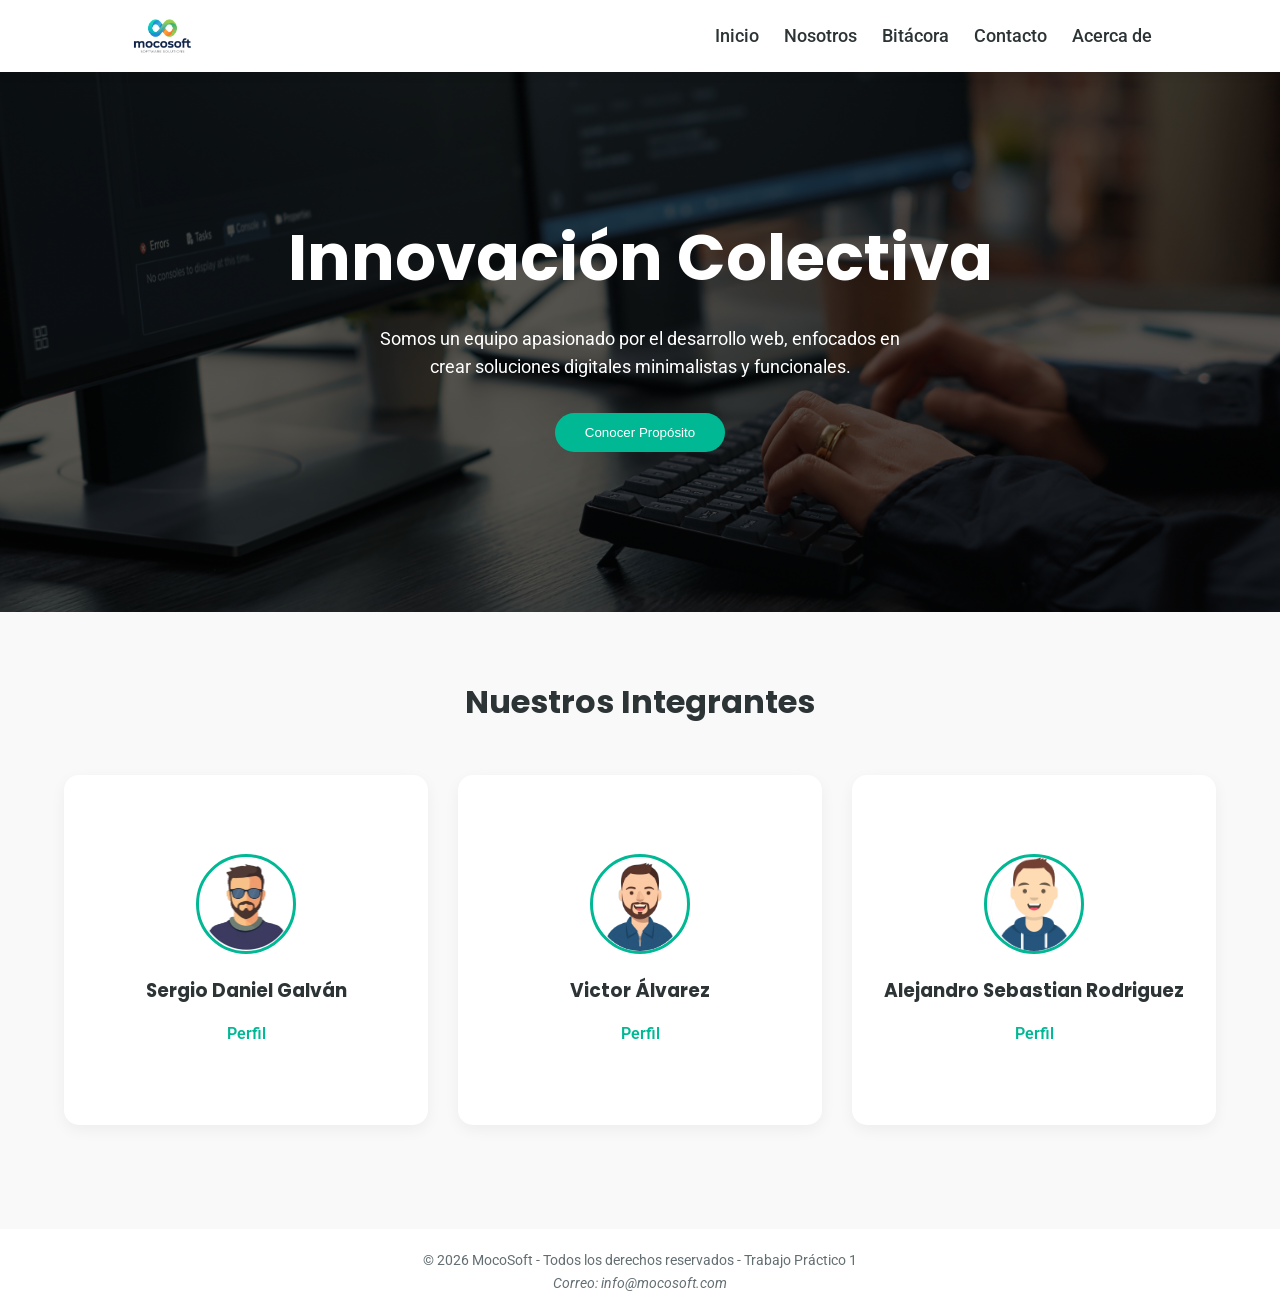
<file: index.html>
<!DOCTYPE html>
<html lang="es">
<head>
    <meta charset="UTF-8">
    <meta name="viewport" content="width=device-width, initial-scale=1.0">
    <title>MocoSoft</title>
    <link href="https://fonts.googleapis.com/css2?family=Poppins:wght@300;400;600&family=Roboto:wght@300;400&display=swap" rel="stylesheet">
    <link rel="stylesheet" href="css/style.css">
</head>
<body>

    <nav class="navbar">
        <div class="logo">
            <a href="index.html">
            <img src="img/logo.png" alt="Logo MocoSoft" class="logo-img">
            </a>
        </div>
        
        <!-- Botón Hamburguesa -->
        <button class="menu-toggle" id="mobile-menu" aria-label="Abrir menú">
            <span class="bar"></span>
            <span class="bar"></span>
            <span class="bar"></span>
        </button>

        <ul class="nav-links" id="nav-list">
            <li><a href="index.html" class="activeS">Inicio</a></li>
            <li><a href="#nosotros">Nosotros</a></li>
            <li><a href="bitacora.html">Bitácora</a></li>
            <li><a href="contact.html">Contacto</a></li>
            <li><a href="acerca.html">Acerca de</a></li>
        </ul>
    </nav>

    <header class="hero">
        <div class="hero-content">
            <h1 id="main-title">Innovación Colectiva</h1>
            <p>Somos un equipo apasionado por el desarrollo web, enfocados en crear soluciones digitales minimalistas y funcionales.</p>
            <button id="btn-interaccion" class="btn-primary">Conocer Propósito</button>
            <p id="mensaje-proposito" class="hidden">Nuestro objetivo es dominar las tecnologías del Frontend para transformar ideas en experiencias reales.</p>
        </div>
    </header>
    <main>
        <section id="nosotros" class="team-container">
            <h2>Nuestros Integrantes</h2>
            <div class="grid-integrantes">
                <a href="sergiogalvan.html" class="card">
                    <div class="card-img">
                        <img src="img/avatarsergio.png" alt="Avatar Sergio">
                    </div>
                    <h3>Sergio Daniel Galván</h3>
                    <span class="view-profile">Perfil</span>
                </a>

                <a href="victoralvarez.html" class="card">
                    <div class="card-img">
                        <img src="img/avatarvictor.png" alt="Avatar Victor">
                    </div>
                    <h3>Victor Álvarez</h3>
                    <span class="view-profile">Perfil</span>
                </a>

                <a href="alejandrorodriguez.html" class="card">
                    <div class="card-img">
                        <img src="img/avataralejandro.png" alt="Avatar Hector">
                    </div>
                    <h3>Alejandro Sebastian Rodriguez</h3>
                    <span class="view-profile">Perfil</span>
                </a>
            </div>
        </section>
    </main>
    <footer>
        <p>&copy; 2026 MocoSoft - Todos los derechos reservados - Trabajo Práctico 1</p>
        <!-- Ocultamos por CSS los datos de correo para eludir los boots de spam, pero se pueden mostrar fácilmente para el usuario final con un botón o al hacer clic en el texto -->
        <address id="correo">Correo: </address>
    </footer>

    <script src="js/main.js"></script>
</body>
</html>
</file>
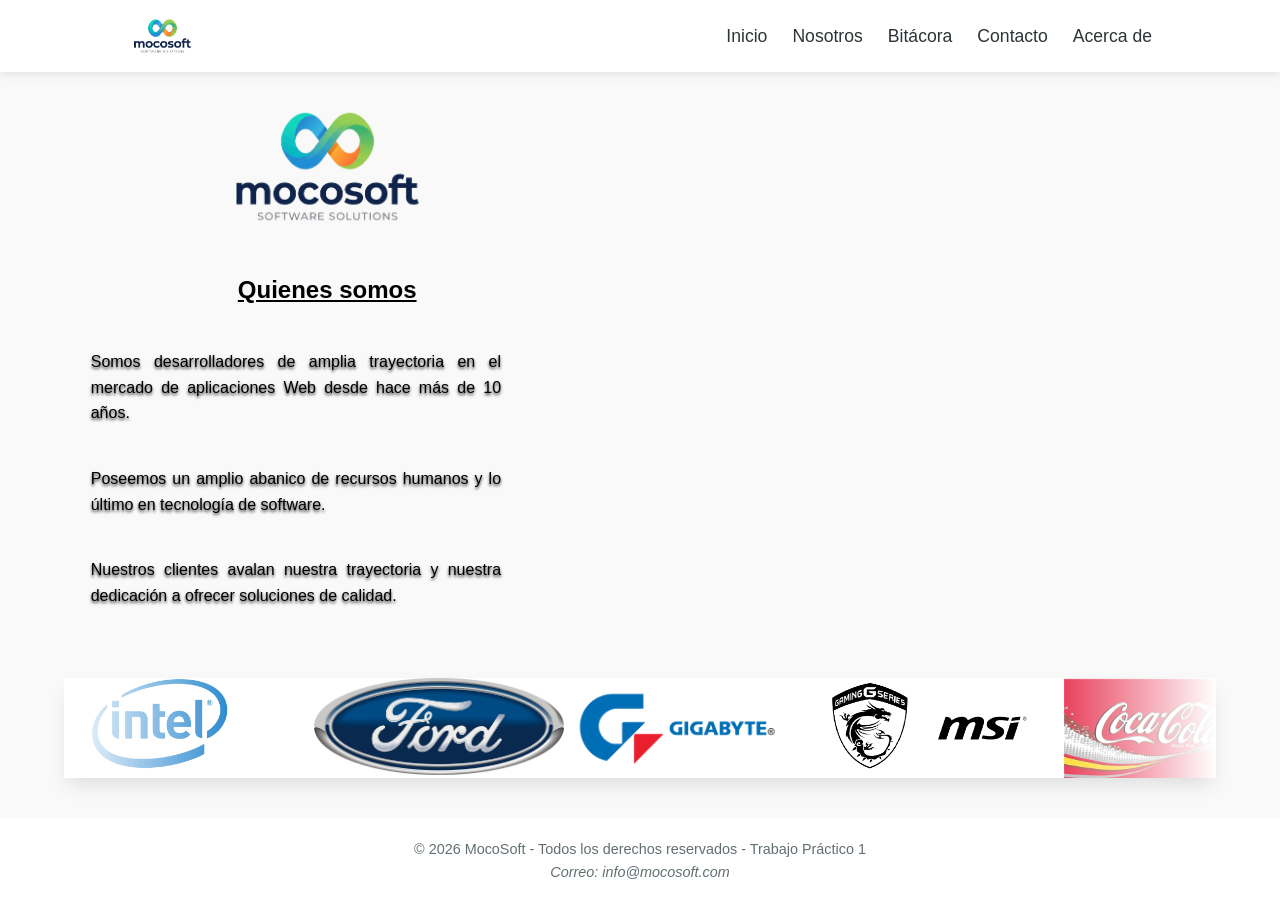
<file: acerca.html>
<!DOCTYPE html>
<html lang="en">
<head>
    <meta charset="UTF-8">
    <meta http-equiv="X-UA-Compatible" content="IE=edge">
    <meta name="viewport" content="width=device-width, initial-scale=1.0">
    <!-- 
    <link rel="stylesheet" href = "../CSS/cabeceraypie.css" >
     <link rel="stylesheet" href = "../CSS/acerca.css" >
    -->
    <link rel="stylesheet" href = "css/sliderlogos.css" >
    <link rel="stylesheet" href="css/style.css">
    <title>Acercade MocoSoft</title>
</head>
<body>
    <nav class="navbar">
        <div class="logo">
            <a href="index.html">
            <img src="img/logo.png" alt="Logo MocoSoft" class="logo-img">
            </a>
        </div>
        
        <!-- Botón Hamburguesa -->
        <button class="menu-toggle" id="mobile-menu" aria-label="Abrir menú">
            <span class="bar"></span>
            <span class="bar"></span>
            <span class="bar"></span>
        </button>

        <ul class="nav-links" id="nav-list">
            <li><a href="index.html">Inicio</a></li>
            <li><a href="index.html#nosotros" class="activeS">Nosotros</a></li>
            <li><a href="bitacora.html">Bitácora</a></li>
            <li><a href="contact.html">Contacto</a></li>
            <li><a href="acerca.html">Acerca de</a></li>
        </ul>
    </nav>
    <main>
        <div id = "cuerpo" >
            <section id = "datosacerca">
                <img id = "logo_acerca" src = "img/logo.png" alt="Logo Empresa">
                <h2>Quienes somos</h2>
                <div id = "textoacerca">
                    <p>Somos desarrolladores de amplia trayectoria en el mercado de aplicaciones Web desde hace más de 10 años.</p>
                    <p>Poseemos un amplio abanico de recursos humanos y lo último en tecnología de software.</p>
                    <p>Nuestros clientes avalan nuestra trayectoria y nuestra dedicación a ofrecer soluciones de calidad.</p>
                </div>
            </section>
            <section id = "map">
                <iframe id="areamap" src="https://www.google.com/maps/embed?pb=!1m18!1m12!1m3!1d3283.0889862597946!2d-58.45882738476981!3d-34.627191480453384!2m3!1f0!2f0!3f0!3m2!1i1024!2i768!4f13.1!3m3!1m2!1s0x95bcca25dab9afd5%3A0x59532861e9ad8816!2sAv.%20Carabobo%2025%2C%20Buenos%20Aires!5e0!3m2!1ses!2sar!4v1662645791679!5m2!1ses!2sar" width="600" height="450" style="border:0;" allowfullscreen="" loading="lazy" referrerpolicy="no-referrer-when-downgrade"></iframe>
            </section>
        </div>
        <section id="banerLogos">
            <div class="slider">
                <div class="slide-track">
                    <div class="slide">
                        <img src="img/Logos/LogoIntel.png" alt="Logo Intel" />
                    </div>
                    <div class="slidebanner">
                        <img src="img/Logos/LogoFord.png" alt="Logo Ford Motors" />
                    </div>
                    <div class="slide">
                        <img src="img/Logos/LogoGigabyte.png" alt="Logo Gigabyte" />
                    </div>
                    <div class="slide">
                        <img src="img/Logos/LogoMSI.png" alt="Logo MSI" />
                    </div>
                    <div class="slide">
                        <img src="img/Logos/LogoCocaCola.png" alt="Logo Coca Cola" />
                    </div>
                    <div class="slide">
                        <img src="img/Logos/LogoAsus.png" alt="Logo Asus" />
                    </div>
                    <div class="slide">
                        <img src="img/Logos/LogonVidia.png" alt="Logo nVidia" />
                    </div>
                    <div class="slide">
                        <img src="img/Logos/LogoArcor.png" alt="Logo Arcor" />
                    </div>
                    <div class="slide">
                        <img src="img/Logos/LogoROG.png" alt="Logo Republic Of Gamers" />
                    </div>
                    <div class="slide">
                        <img src="img/Logos/LogoAdidas.png" alt="Logo Adidas" />
                    </div>
                    <div class="slide">
                        <img src="img/Logos/LogoWD.png" alt="Logo Western Digital" />
                    </div>
                    <div class="slide">
                        <img src="img/Logos/LogoAlienWare.png" alt="Logo AlienWare" />
                    </div>
                    <div class="slide">
                        <img src="img/Logos/LogoThermaltake.png" alt="Logo Thermaltake" />
                    </div>
                    <div class="slide">
                        <img src="img/Logos/LogoXfX.png" alt="Logo XfX" />
                    </div>
                </div>
            </div>
        </section>
    </main>
    <footer>
        <p>&copy; 2026 MocoSoft - Todos los derechos reservados - Trabajo Práctico 1</p>
        <address id="correo">Correo: </address>
    </footer>
</body>
</html>
</file>
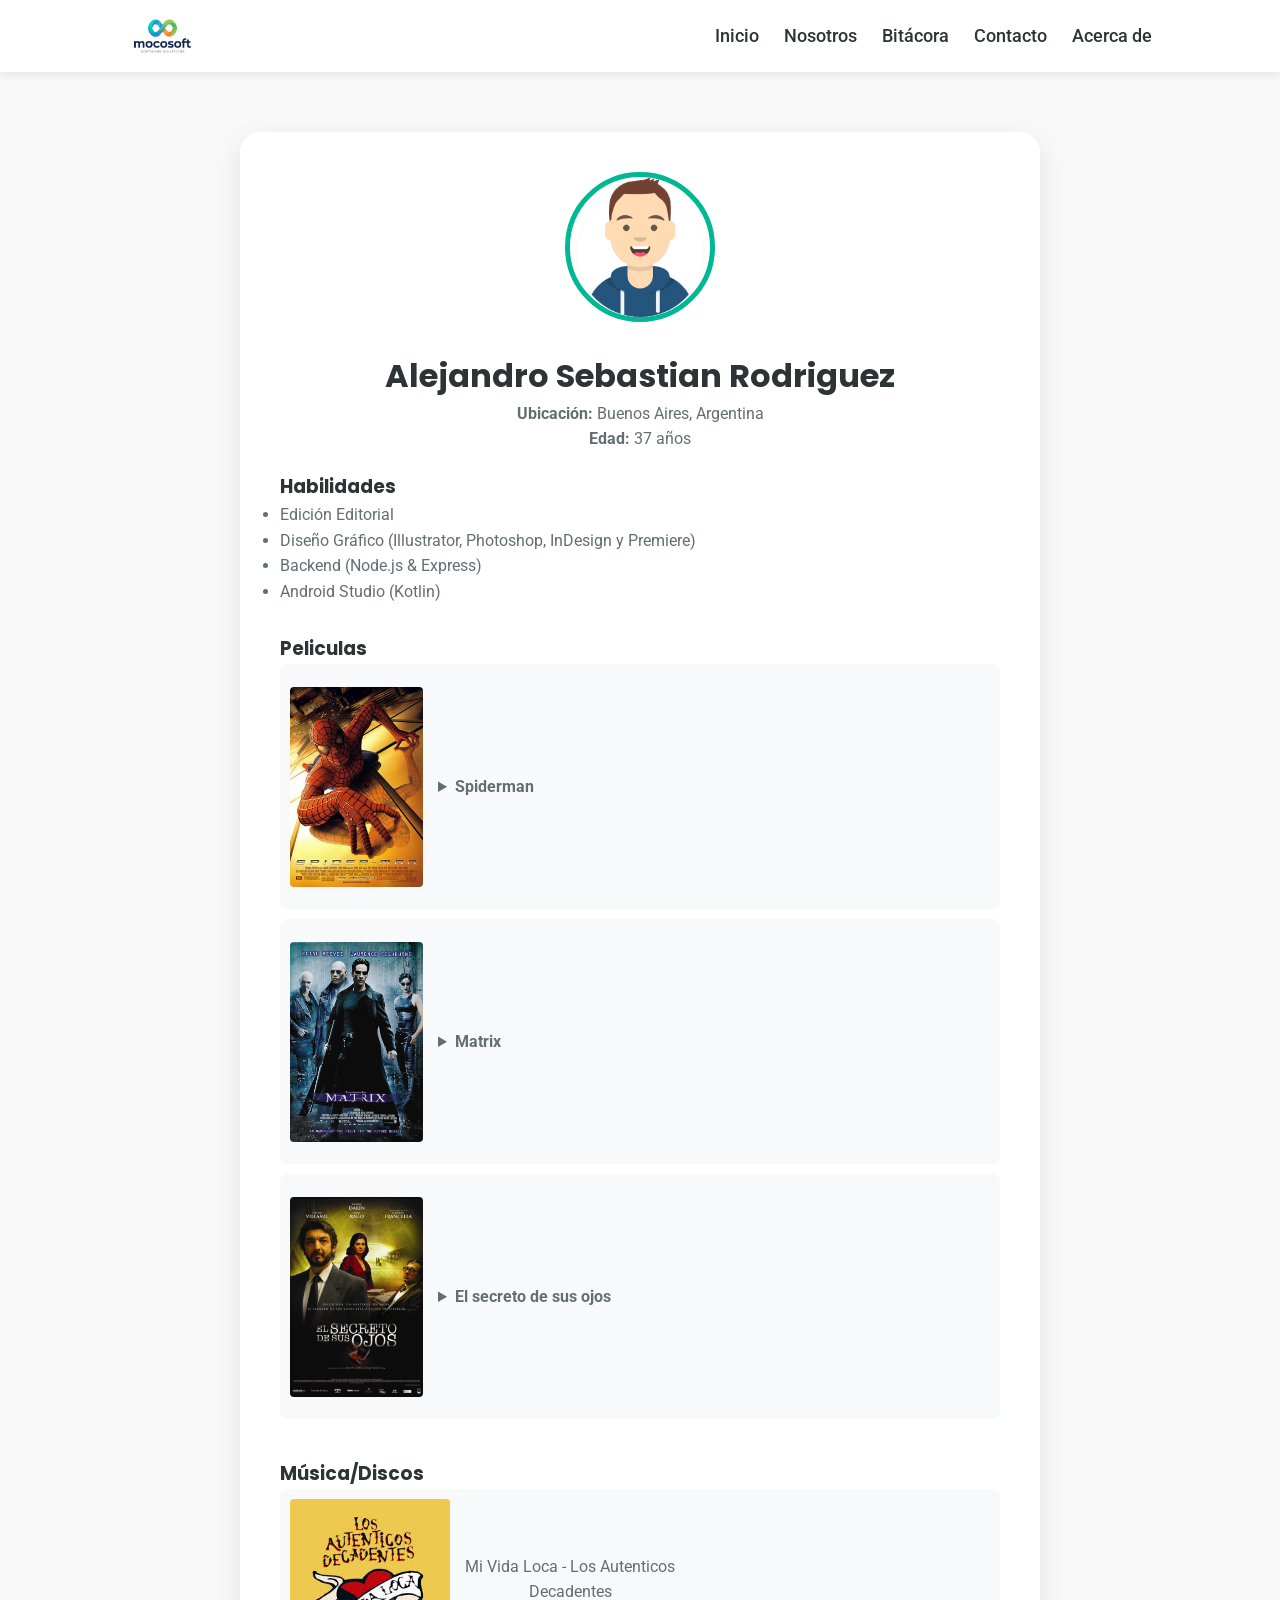
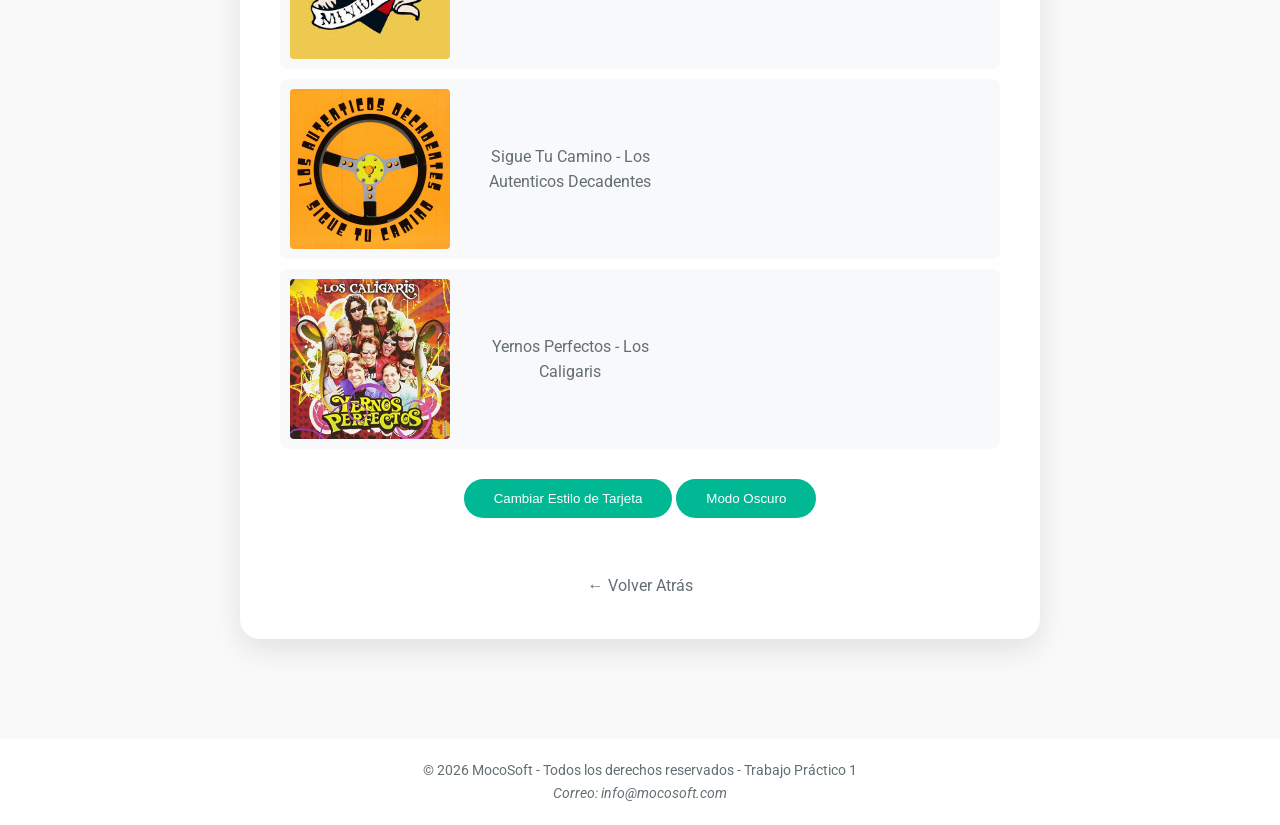
<file: alejandrorodriguez.html>
<!DOCTYPE html>
<html lang="es">
<head>
    <meta charset="UTF-8">
    <meta name="viewport" content="width=device-width, initial-scale=1.0">
    <title>Perfil | Alejandro Rodriguez</title>
    <link href="https://fonts.googleapis.com/css2?family=Poppins:wght@400;600&family=Roboto:wght@300;400&display=swap" rel="stylesheet">
    <link rel="stylesheet" href="css/style.css">
</head>
<body>
    <nav class="navbar">
        <div class="logo">
            <a href="index.html">
            <img src="img/logo.png" alt="Logo MocoSoft" class="logo-img">
            </a>
        </div>
        
        <!-- Botón Hamburguesa -->
        <button class="menu-toggle" id="mobile-menu" aria-label="Abrir menú">
            <span class="bar"></span>
            <span class="bar"></span>
            <span class="bar"></span>
        </button>

        <ul class="nav-links" id="nav-list">
            <li><a href="index.html">Inicio</a></li>
            <li><a href="index.html#nosotros" class="activeS">Nosotros</a></li>
            <li><a href="bitacora.html">Bitácora</a></li>
            <li><a href="contact.html">Contacto</a></li>
            <li><a href="acerca.html">Acerca de</a></li>
        </ul>
    </nav>

    <main class="profile-container">
        <div class="card-individual" id="profile-card">
            <img src="img/avataralejandro.png" alt="Alejandro Rodriguez" class="profile-avatar">
            <h1>Alejandro Sebastian Rodriguez</h1>
            <p class="data-item"><strong>Ubicación:</strong> Buenos Aires, Argentina</p>
            <p class="data-item"><strong>Edad:</strong> 37 años</p>

            <div class="info-grid">
                <section>
                    <h3>Habilidades</h3>
                    <ul>
                        <li>Edición Editorial</li>
                        <li>Diseño Gráfico (Illustrator, Photoshop, InDesign y Premiere)</li>
                        <li>Backend (Node.js & Express)</li>
                        <li>Android Studio (Kotlin)</li>
                    </ul>
                </section>
                
                <section class="info-section">
                    <h3>Peliculas</h3>
                    <div class="film-grid">
                        <div class="film-item">
                            <img src="img/film/spiderman.png" alt="Pelicula Spiderman">
                            <details closed>
                                <summary class = "Sumario" >Spiderman</summary>
                                <p>Producida por Columbia Pictures y Laura Ziskin Productions en asociación con Marvel Enterprises, está protagonizada por Tobey Maguire, Willem Dafoe, Kirsten Dunst, James Franco, Cliff Robertson y Rosemary Harris.</p>
                                <p>Año estreno: 2002</p>
                                <a href = "https://es.wikipedia.org/wiki/Spider-Man_(pel%C3%ADcula)" target = "_blank" >Fuente: Wikipedia</a>
                            </details>
                            <iframe width="400" height="225" src="https://www.youtube.com/embed/t06RUxPbp_c?si=1j6gPVUvrdtcqCbe" title="YouTube video player" frameborder="0" allow="accelerometer; autoplay; clipboard-write; encrypted-media; gyroscope; picture-in-picture; web-share" referrerpolicy="strict-origin-when-cross-origin" allowfullscreen></iframe>
                            <!--
                            <p>Spiderman</p>
                            <a href="https://www.youtube.com/watch?v=t06RUxPbp_c" target="_blank" class="btn-film-round" title="Ver Tráiler"><span class="play-icon">▶</span></a>
                            -->
                        </div>
                        <div class="film-item">
                            <img src="img/film/matrix.png" alt="Pelicula Matrix">
                            <details closed>
                                <summary class = "Sumario" >Matrix</summary>
                                <p>Matrix es una tetralogía de películas de ciencia ficción escritas y dirigidas por las hermanas Wachowski.</p>
                                <p>Año estreno: 1999</p>
                                <a href = "https://es.wikipedia.org/wiki/Matrix" target = "_blank" >Fuente: Wikipedia</a>
                            </details>
                            <iframe width="400" height="225" src="https://www.youtube.com/embed/OM0tSTEQCQA?si=OKUspc_Ry29MEnBp" title="YouTube video player" frameborder="0" allow="accelerometer; autoplay; clipboard-write; encrypted-media; gyroscope; picture-in-picture; web-share" referrerpolicy="strict-origin-when-cross-origin" allowfullscreen></iframe>
                            <!--
                            <p>Matrix</p>
                            <a href="https://www.youtube.com/watch?v=OM0tSTEQCQA" target="_blank" class="btn-film-round" title="Ver Tráiler"><span class="play-icon">▶</span></a>
                            -->
                        </div>
                        <div class="film-item">
                            <img src="img/film/elsecretodetusojos.png" alt="Pelicula El Secreto de Tus Ojos">
                            <details closed>
                                <summary class = "Sumario" >El secreto de sus ojos</summary>
                                <p>El secreto de sus ojos es una película argentina de drama y suspenso de 2009 dirigida por Juan José Campanella, basada en la novela La pregunta de sus ojos de Eduardo Sacheri, quien coescribió el guion junto a Campanella.</p>
                                <p>Año estreno: 2009</p>
                                <a href = "https://es.wikipedia.org/wiki/El_secreto_de_sus_ojos" target = "_blank" >Fuente: Wikipedia</a>
                            </details>
                            <iframe width="400" height="225" src="https://www.youtube.com/embed/hKa8U-8vsfU?si=iBlG3K739-FvEt9R" title="YouTube video player" frameborder="0" allow="accelerometer; autoplay; clipboard-write; encrypted-media; gyroscope; picture-in-picture; web-share" referrerpolicy="strict-origin-when-cross-origin" allowfullscreen></iframe>
                            <!--
                            <p>El Secreto de Tus Ojos</p>
                            <a href="https://www.youtube.com/watch?v=hKa8U-8vsfU" target="_blank" class="btn-film-round" title="Ver Tráiler"><span class="play-icon">▶</span></a>
                            -->
                        </div>
                    </div>
                </section>
                
                <section class="info-section">
                    <h3>Música/Discos</h3>
                    <div class="discos-grid">
                        <div class="disc-item">
                            <img src="img/disc/mividaloca.png" alt="Tapa Mi Vida Loca">
                            <p>Mi Vida Loca - Los Autenticos Decadentes</p>
                            <iframe width="300" height="160" data-testid="embed-iframe" style="border-radius:12px" src="https://open.spotify.com/embed/album/2wV2nY2P5vHYiUNTWWzXj5?utm_source=generator" width="100%" height="152" frameBorder="0" allowfullscreen="" allow="autoplay; clipboard-write; encrypted-media; fullscreen; picture-in-picture" loading="lazy"></iframe>
                            <!--
                            <a href="https://open.spotify.com/intl-es/album/2wV2nY2P5vHYiUNTWWzXj5?si=pHeGOB3gRByxYbS6mTMZjw" target="_blank" class="btn-spotify-round" title="Escuchar en Spotify"><span class="music-icon">♪</span></a>
                            -->
                        </div>
                        <div class="disc-item">
                            <img src="img/disc/siguetucamino.png" alt="Tapa Sigue Tu Camino">
                            <p>Sigue Tu Camino - Los Autenticos Decadentes</p>
                            <iframe width="300" height="160"  data-testid="embed-iframe" style="border-radius:12px" src="https://open.spotify.com/embed/album/0RvMRxxQUVQp2jb3CIbg5g?utm_source=generator" width="100%" height="152" frameBorder="0" allowfullscreen="" allow="autoplay; clipboard-write; encrypted-media; fullscreen; picture-in-picture" loading="lazy"></iframe>
                            <!--
                            <a href="https://open.spotify.com/intl-es/album/0RvMRxxQUVQp2jb3CIbg5g?si=SyrPWn8wTWW5I56xRJsJjQ" target="_blank" class="btn-spotify-round" title="Escuchar en Spotify"><span class="music-icon">♪</span></a>
                            -->
                        </div>
                        <div class="disc-item">
                            <img src="img/disc/yernosperfectos.png" alt="Tapa Yernos Perfectos">
                            <p>Yernos Perfectos - Los Caligaris</p>
                            <iframe width="300" height="160"  data-testid="embed-iframe" style="border-radius:12px" src="https://open.spotify.com/embed/album/7cmjeaLyvhiCqRA5MmXuYq?utm_source=generator" width="100%" height="152" frameBorder="0" allowfullscreen="" allow="autoplay; clipboard-write; encrypted-media; fullscreen; picture-in-picture" loading="lazy"></iframe>
                            <!--
                            <a href="https://open.spotify.com/intl-es/album/7cmjeaLyvhiCqRA5MmXuYq?si=l_ic2JBlSRSVy5AhKRi_Nw" target="_blank" class="btn-spotify-round" title="Escuchar en Spotify"><span class="music-icon">♪</span></a>
                            -->
                        </div>
                    </div>
                </section>
            </div>

            <!-- Interacción JS Obligatoria -->
            <button id="change-style" class="btn-primary">Cambiar Estilo de Tarjeta</button>
            <button id="dark-mode-toggle" class="btn-primary">Modo Oscuro</button>
            
            <div class="nav-footer">
                <a href="javascript:history.back()" class="btn-back">← Volver Atrás</a>
            </div>
        </div>
    </main>

    <script>
        // Función dinámica obligatoria para la página individual
        const btn = document.getElementById('change-style');
        const card = document.getElementById('profile-card');

        btn.addEventListener('click', () => {
            card.style.backgroundColor = card.style.backgroundColor === 'rgb(232, 24af, 243)' ? '#ffffff' : '#e8f7f3';
            card.style.border = '2px solid var(--accent)';
        });
    </script>

    <footer>
        <p>&copy; 2026 MocoSoft - Todos los derechos reservados - Trabajo Práctico 1</p>
        <!-- Ocultamos por CSS los datos de correo para eludir los boots de spam, pero se pueden mostrar fácilmente para el usuario final con un botón o al hacer clic en el texto -->
        <address id="correo">Correo: </address>
    </footer>

    <script src="js/main.js"></script>
</body>
</html>
</file>
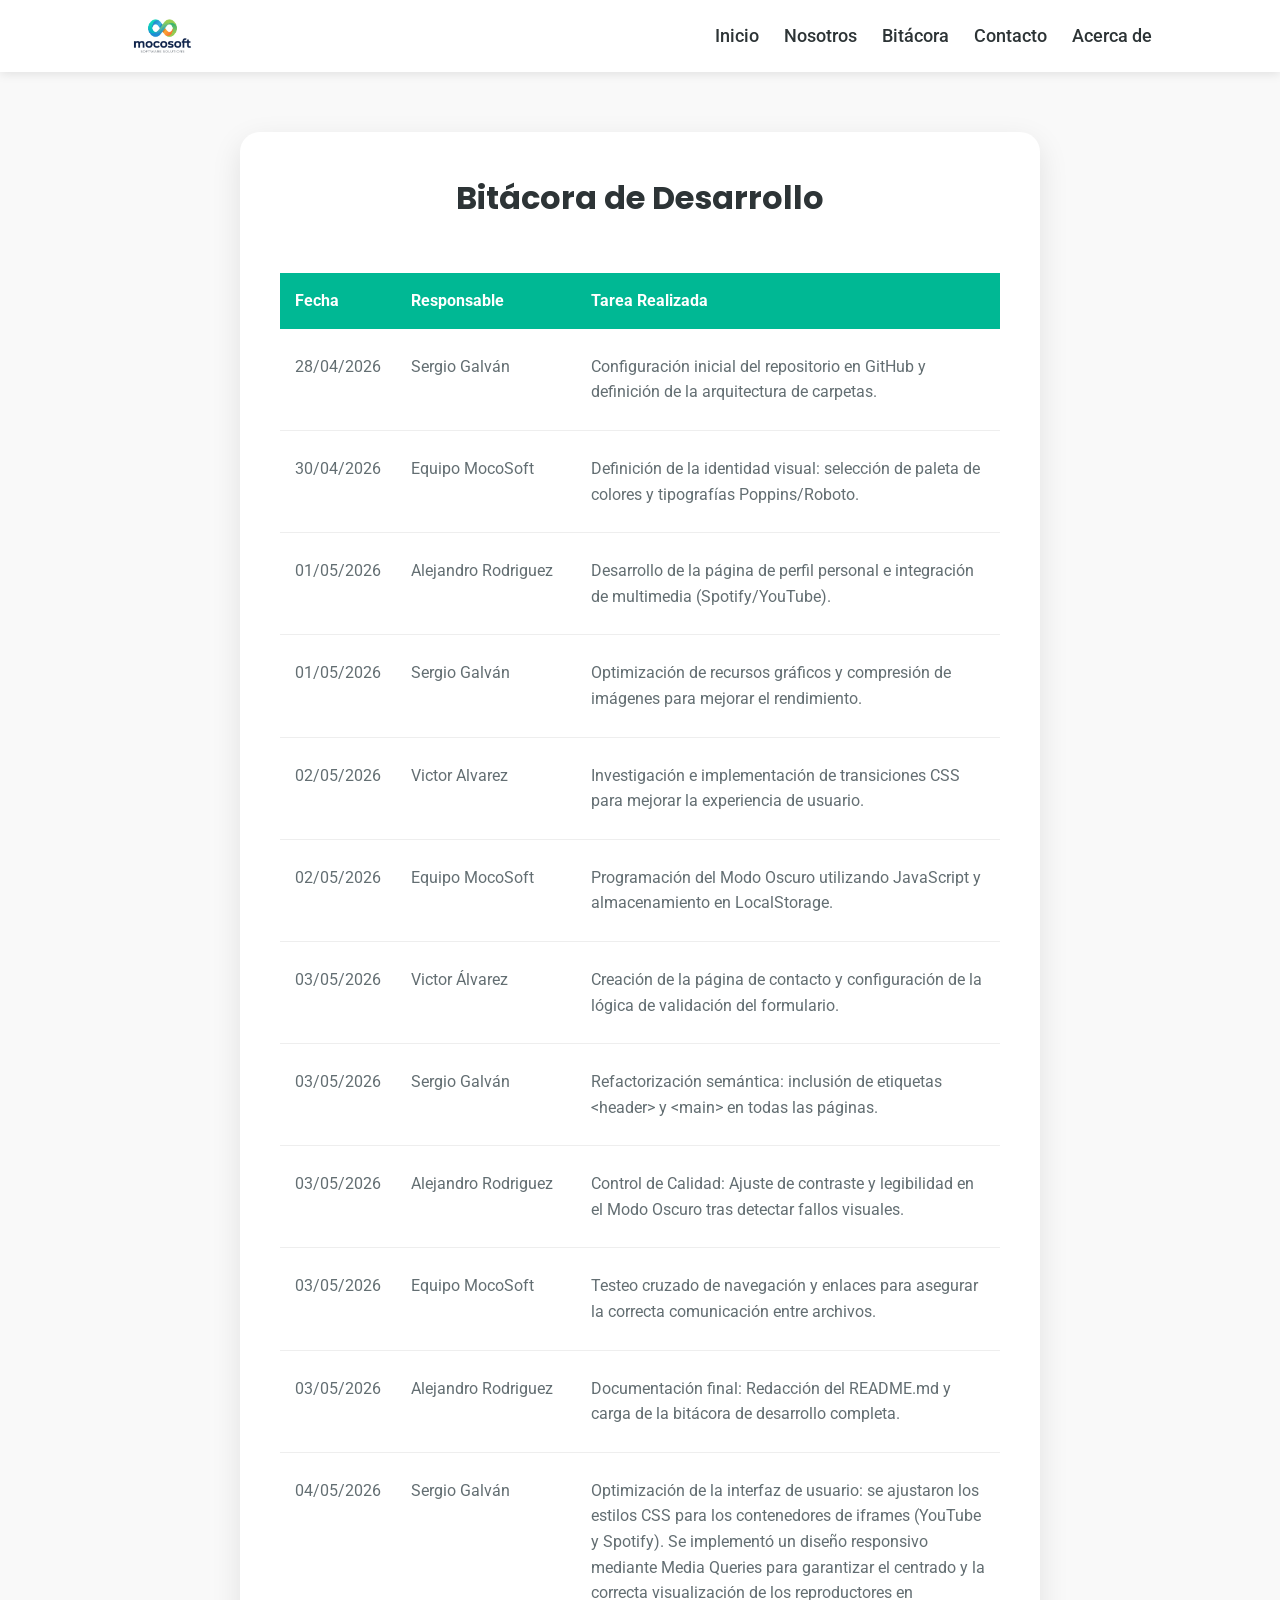
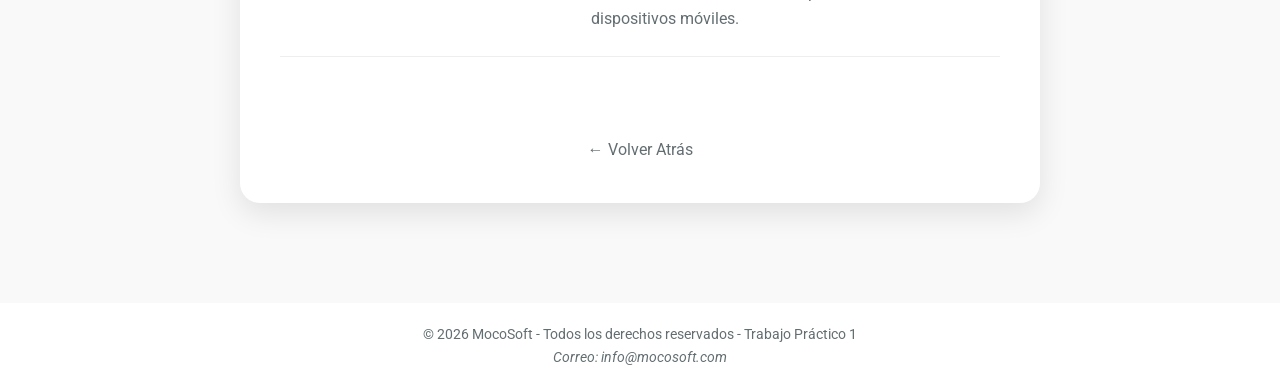
<file: bitacora.html>
<!DOCTYPE html>
<html lang="es">
<head>
    <meta charset="UTF-8">
    <meta name="viewport" content="width=device-width, initial-scale=1.0">
    <title>Bitácora | MocoSoft</title>
    <link href="https://fonts.googleapis.com/css2?family=Poppins:wght@300;400;600&family=Roboto:wght@300;400&display=swap" rel="stylesheet">
    <link rel="stylesheet" href="css/style.css">
</head>
<body>
    <nav class="navbar">
        <div class="logo">
            <a href="index.html">
                <img src="img/logo.png" alt="Logo MocoSoft" class="logo-img">
            </a>
        </div>
        <button class="menu-toggle" id="mobile-menu" aria-label="Abrir menú">
            <span class="bar"></span>
            <span class="bar"></span>
            <span class="bar"></span>
        </button>
        <ul class="nav-links" id="nav-list">
            <li><a href="index.html">Inicio</a></li>
            <li><a href="index.html#nosotros">Nosotros</a></li>
            <li><a href="bitacora.html" class="activeS">Bitácora</a></li>
            <li><a href="contact.html">Contacto</a></li>
            <li><a href="acerca.html">Acerca de</a></li>
        </ul>
    </nav>

    <main class="profile-container">
        <div class="card-individual">
            <h1>Bitácora de Desarrollo</h1>

            <div class="info-grid">
                <table class="bitacora-table">
                    <thead>
                        <tr>
                            <th>Fecha</th>
                            <th>Responsable</th>
                            <th>Tarea Realizada</th>
                        </tr>
                    </thead>
                    <tbody>
                        <tr>
                            <td>28/04/2026</td>
                            <td>Sergio Galván</td>
                            <td>Configuración inicial del repositorio en GitHub y definición de la arquitectura de carpetas.</td>
                        </tr>
                        <tr>
                            <td>30/04/2026</td>
                            <td>Equipo MocoSoft</td>
                            <td>Definición de la identidad visual: selección de paleta de colores y tipografías Poppins/Roboto.</td>
                        </tr>
                        <tr>
                            <td>01/05/2026</td>
                            <td>Alejandro Rodriguez</td>
                            <td>Desarrollo de la página de perfil personal e integración de multimedia (Spotify/YouTube).</td>
                        </tr>
                        <tr>
                            <td>01/05/2026</td>
                            <td>Sergio Galván</td>
                            <td>Optimización de recursos gráficos y compresión de imágenes para mejorar el rendimiento.</td>
                        </tr>
                        <tr>
                            <td>02/05/2026</td>
                            <td>Victor Alvarez</td>
                            <td>Investigación e implementación de transiciones CSS para mejorar la experiencia de usuario.</td>
                        </tr>
                        <tr>
                            <td>02/05/2026</td>
                            <td>Equipo MocoSoft</td>
                            <td>Programación del Modo Oscuro utilizando JavaScript y almacenamiento en LocalStorage.</td>
                        </tr>
                        <tr>
                            <td>03/05/2026</td>
                            <td>Victor Álvarez</td>
                            <td>Creación de la página de contacto y configuración de la lógica de validación del formulario.</td>
                        </tr>
                        <tr>
                            <td>03/05/2026</td>
                            <td>Sergio Galván</td>
                            <td>Refactorización semántica: inclusión de etiquetas &lt;header&gt; y &lt;main&gt; en todas las páginas.</td>
                        </tr>
                        <tr>
                            <td>03/05/2026</td>
                            <td>Alejandro Rodriguez</td>
                            <td>Control de Calidad: Ajuste de contraste y legibilidad en el Modo Oscuro tras detectar fallos visuales.</td>
                        </tr>
                        <tr>
                            <td>03/05/2026</td>
                            <td>Equipo MocoSoft</td>
                            <td>Testeo cruzado de navegación y enlaces para asegurar la correcta comunicación entre archivos.</td>
                        </tr>
                        <tr>
                            <td>03/05/2026</td>
                            <td>Alejandro Rodriguez</td>
                            <td>Documentación final: Redacción del README.md y carga de la bitácora de desarrollo completa.</td>
                        </tr>
                        <tr>
                            <td>04/05/2026</td>
                            <td>Sergio Galván</td>
                            <td>Optimización de la interfaz de usuario: se ajustaron los estilos CSS para los contenedores de iframes (YouTube y Spotify). Se implementó un diseño responsivo mediante Media Queries para garantizar el centrado y la correcta visualización de los reproductores en dispositivos móviles.</td>
                        </tr>
                    </tbody>
                </table>
            </div>

            <div class="nav-footer">
                <a href="javascript:history.back()" class="btn-back">← Volver Atrás</a>
            </div>
        </div>
    </main>

    <footer>
        <p>&copy; 2026 MocoSoft - Todos los derechos reservados - Trabajo Práctico 1</p>
        <!-- Ocultamos por CSS los datos de correo para eludir los boots de spam, pero se pueden mostrar fácilmente para el usuario final con un botón o al hacer clic en el texto -->
        <address id="correo">Correo: </address>
    </footer>

    <script src="js/main.js"></script>
</body>
</html>
</file>
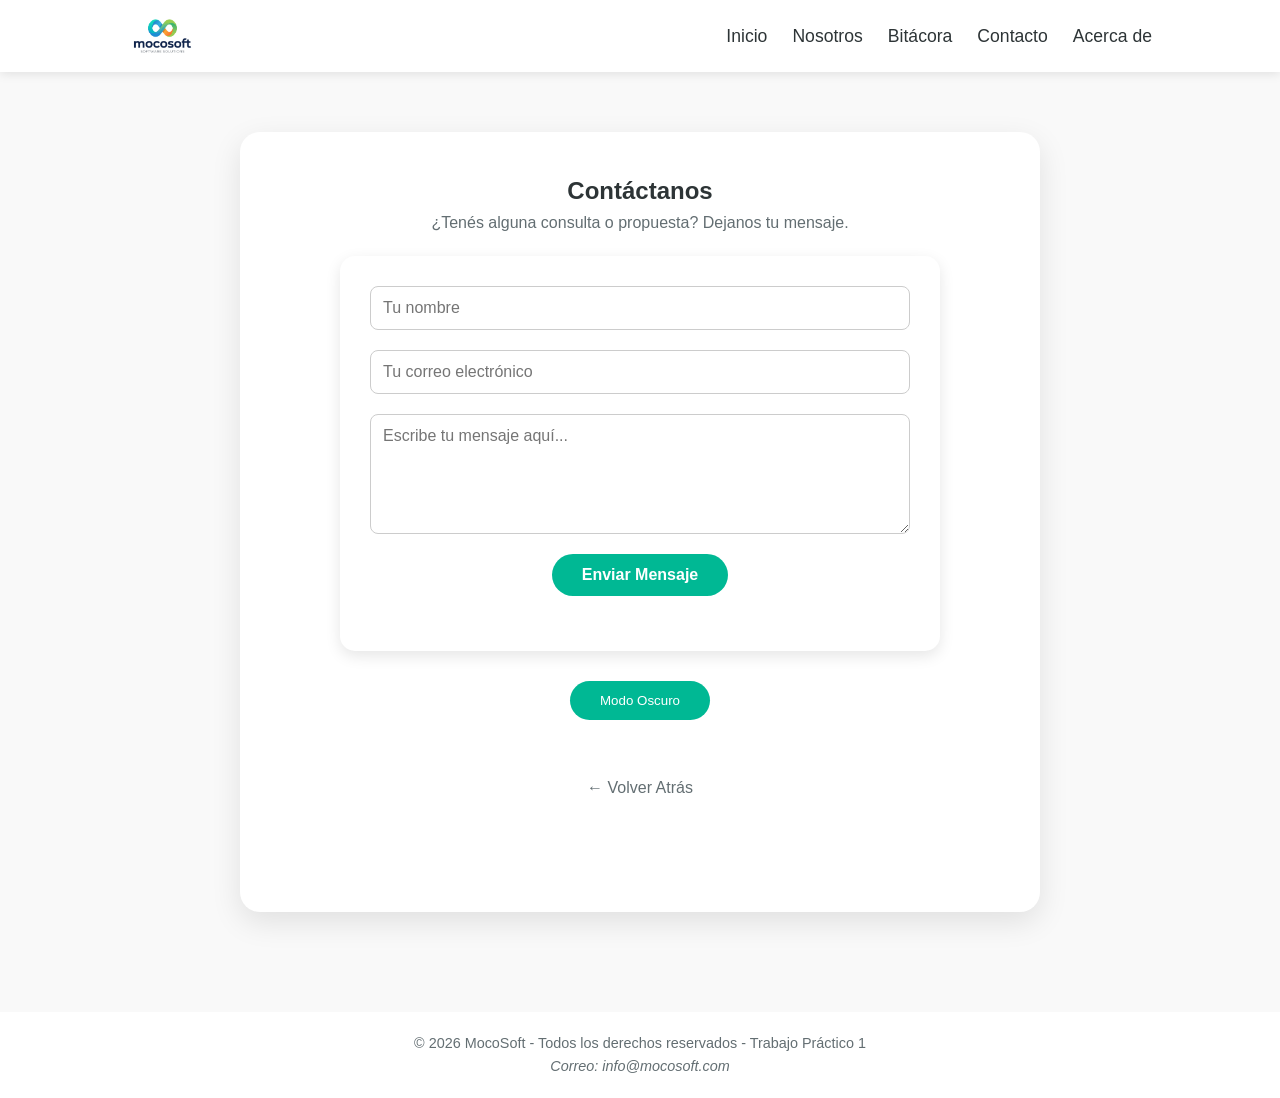
<file: contact.html>
<!DOCTYPE html>
<html lang="es">
<head>
    <meta charset="UTF-8">
    <meta name="viewport" content="width=device-width, initial-scale=1.0">
    <title>Contacto | MocoSoft</title>
    <link rel="stylesheet" href="css/style.css">
</head>
<body>
    <nav class="navbar">
        <div class="logo">
            <a href="index.html">
                <img src="img/logo.png" alt="Logo MocoSoft" class="logo-img">
            </a>
        </div>
        <button class="menu-toggle" id="mobile-menu" aria-label="Abrir menú">
            <span class="bar"></span>
            <span class="bar"></span>
            <span class="bar"></span>
        </button>
        <ul class="nav-links" id="nav-list">
            <li><a href="index.html">Inicio</a></li>
            <li><a href="index.html#nosotros">Nosotros</a></li>
            <li><a href="bitacora.html">Bitácora</a></li>
            <li><a href="contact.html" class="activeS">Contacto</a></li>
            <li><a href="acerca.html">Acerca de</a></li>
        </ul>
    </nav>

    <main class="profile-container">
    <section class="card-individual">
        <h2>Contáctanos</h2>
        <p style="margin-bottom: 20px;">¿Tenés alguna consulta o propuesta? Dejanos tu mensaje.</p>
        
        <form class="contact-form" id="contact-form" action="#" method="post">
            <input type="text" name="nombre" placeholder="Tu nombre" required>
            <input type="email" name="email" placeholder="Tu correo electrónico" required>
            <textarea name="mensaje" placeholder="Escribe tu mensaje aquí..." required></textarea>
            <button type="submit" class="btn-primary" id="btn-enviar">Enviar Mensaje</button>
        </form>
        
        <!-- Elemento para mostrar el mensaje de éxito) -->
        <div id="mensaje-exito" class="hidden" style="margin-top: 20px; color: var(--accent); font-weight: 600;">
            ¡Gracias por escribirnos! Te responderemos a la brevedad.
        </div>
        
        <button id="dark-mode-toggle" class="btn-primary" style="margin-top: 30px;">Modo Oscuro</button>


        <div class="nav-footer">
            <a href="javascript:history.back()" class="btn-back">← Volver Atrás</a>
        </div>
    </section>
    
    </main>
    <footer>
        <p>&copy; 2026 MocoSoft - Todos los derechos reservados - Trabajo Práctico 1</p>
        <!-- Ocultamos por CSS los datos de correo para eludir los boots de spam, pero se pueden mostrar fácilmente para el usuario final con un botón o al hacer clic en el texto -->
        <address id="correo">Correo: </address>
    </footer>

    <script src="js/main.js"></script>
</body>
</html>
</file>
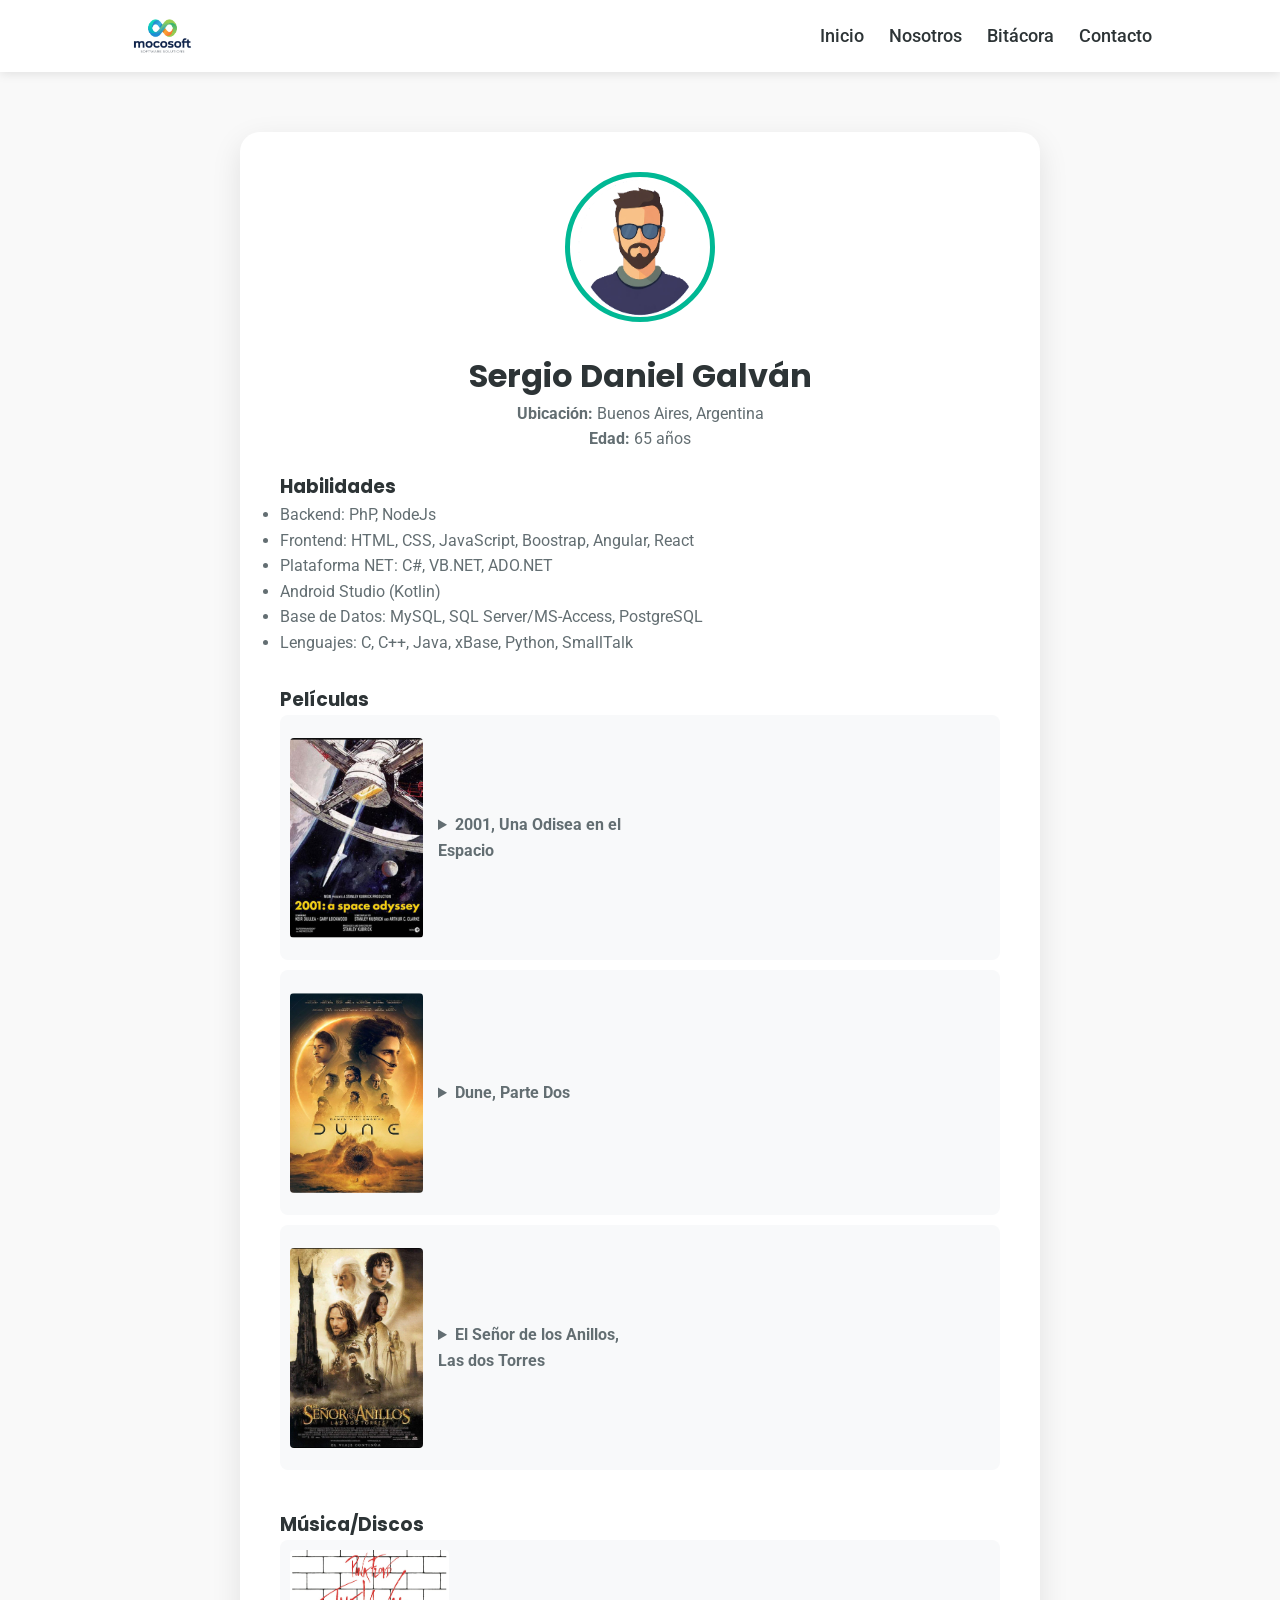
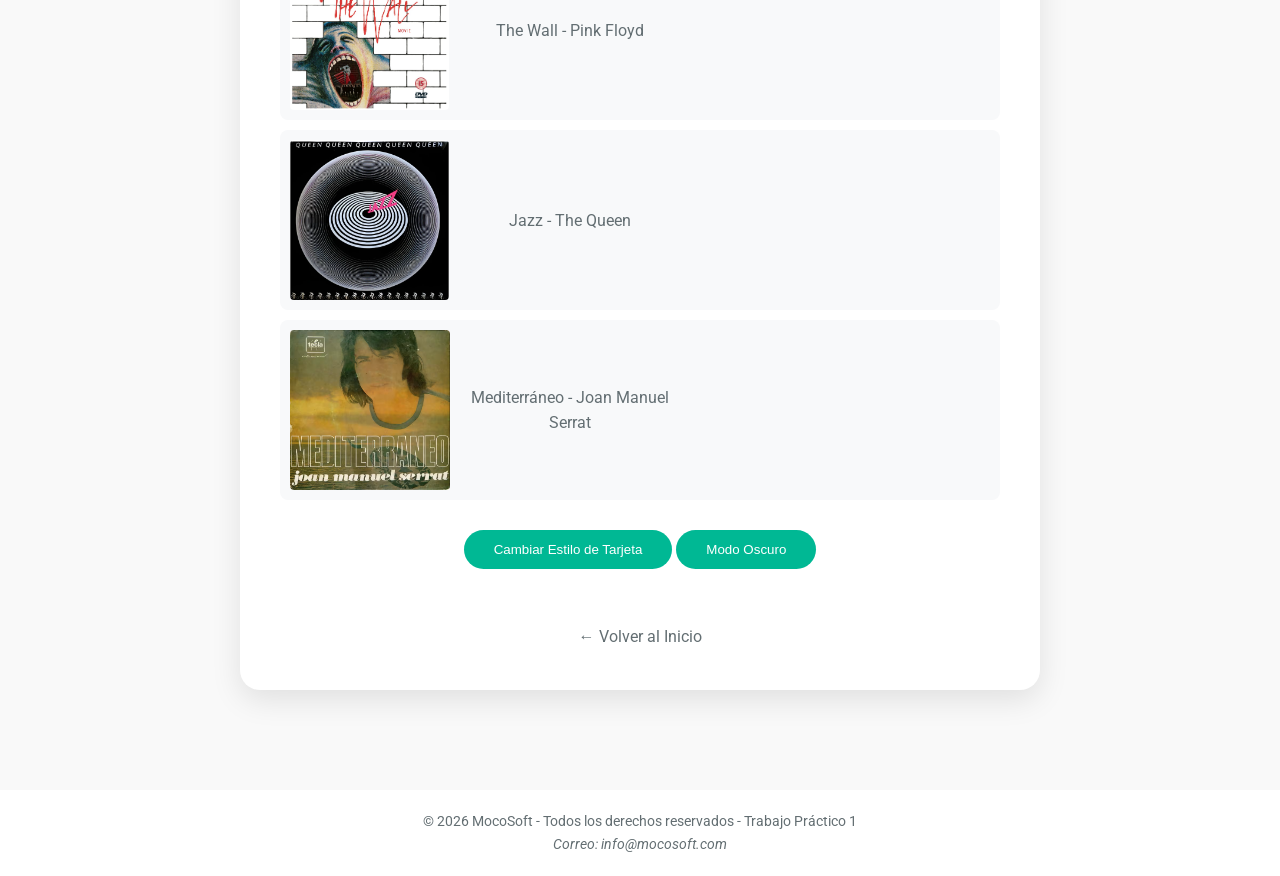
<file: sergiogalvan.html>
<!DOCTYPE html>
<html lang="es">
<head>
    <meta charset="UTF-8">
    <meta name="viewport" content="width=device-width, initial-scale=1.0">
    <title>Perfil | Sergio Daniel Galván</title>
    <link href="https://fonts.googleapis.com/css2?family=Poppins:wght@400;600&family=Roboto:wght@300;400&display=swap" rel="stylesheet">
    <link rel="stylesheet" href="css/style.css">
</head>
<body>
    <nav class="navbar">
        <div class="logo">
            <a href="index.html">
            <img src="img/logo.png" alt="Logo MocoSoft" class="logo-img">
            </a>
        </div>
        
        <!-- Botón Hamburguesa -->
        <button class="menu-toggle" id="mobile-menu" aria-label="Abrir menú">
            <span class="bar"></span>
            <span class="bar"></span>
            <span class="bar"></span>
        </button>

        <ul class="nav-links" id="nav-list">
            <li><a href="index.html">Inicio</a></li>
            <li><a href="index.html#nosotros" class="activeS">Nosotros</a></li>
            <li><a href="bitacora.html">Bitácora</a></li>
            <li><a href="contact.html">Contacto</a></li>
        </ul>
    </nav>

    <main class="profile-container">
        <div class="card-individual" id="profile-card">
            <img src="img/avatarsergio.png" alt="Sergio Galván" class="profile-avatar">
            <h1>Sergio Daniel Galván</h1>
            <p class="data-item"><strong>Ubicación:</strong> Buenos Aires, Argentina</p>
            <p class="data-item"><strong>Edad:</strong> 65 años</p>

            <div class="info-grid">
                <section>
                    <h3>Habilidades</h3>
                    <ul>
                        <li>Backend: PhP, NodeJs</li>
                        <li>Frontend: HTML, CSS, JavaScript, Boostrap, Angular, React</li>
                        <li>Plataforma NET: C#, VB.NET, ADO.NET</li>
                        <li>Android Studio (Kotlin)</li>
                        <li>Base de Datos: MySQL, SQL Server/MS-Access, PostgreSQL</li>
                        <li>Lenguajes: C, C++, Java, xBase, Python, SmallTalk</li>
                    </ul>
                </section>
                
                <section class="info-section">
                    <h3>Películas</h3>
                    <div class="film-grid">
                        <div class="film-item">
                            <img src="img/film/2001.png" alt="Película 2001, Una Odisea en el Espacio ">
                            <details closed>
                                <summary class = "Sumario" >2001, Una Odisea en el Espacio</summary>
                                <p>Considerada por la crítica como el mejor film de Ciencia Ficción de todos los tiempos.</p>
                                <p>Año estreno: 1968</p>
                                <p>IMDb: 8.3/10</p>
                                <a href = "https://es.wikipedia.org/wiki/2001:_A_Space_Odyssey_(pel%C3%ADcula)" target = "_blank" >Fuente: Wikipedia</a>
                            </details>
                            <iframe width="400" height="225" src="https://www.youtube.com/embed/yf52KZnje_8" title="&#39;2001: Una odisea del espacio&#39; - Tráiler español (Re-Estreno 2015) (HD)" frameborder="0" allow="accelerometer; autoplay; clipboard-write; encrypted-media; gyroscope; picture-in-picture; web-share" referrerpolicy="strict-origin-when-cross-origin" allowfullscreen></iframe>
                            <!-- 
                            <p>2001, Una Odisea en el Espacio</p>
                            <a href="https://www.youtube.com/watch?v=yf52KZnje_8" target="_blank" class="btn-film-round" title="Ver Tráiler"><span class="play-icon">▶</span></a> 
                            -->
                        </div>
                        <div class="film-item">
                            <img src="img/film/dune2.png" alt="Película Dune, Parte Dos">
                            <details closed>
                                <summary class = "Sumario" >Dune, Parte Dos</summary>
                                <p>La saga del galardonado cineasta Denis Villeneuve continúa, el próximo capítulo de la famosa novela de Frank Herbert.</p>
                                <p>Año estreno: 2024</p>
                                <p>IMDb: 8.4/10</p>
                                <a href = "https://es.wikipedia.org/wiki/Dune:_Part_Two" target = "_blank" >Fuente: Wikipedia</a>
                            </details>
                            <iframe width="400" height="225" src="https://www.youtube.com/embed/esezQhsrix0" title="Duna: Parte Dos | Tráiler Oficial 3 | Subtitulado" frameborder="0" allow="accelerometer; autoplay; clipboard-write; encrypted-media; gyroscope; picture-in-picture; web-share" referrerpolicy="strict-origin-when-cross-origin" allowfullscreen></iframe>
                             <!-- 
                            <p>Dune, Parte Dos</p>
                            <a href="https://www.youtube.com/watch?v=esezQhsrix0" target="_blank" class="btn-film-round" title="Ver Tráiler"><span class="play-icon">▶</span></a> 
                            -->
                        </div>
                        <div class="film-item">
                            <img src="img/film/lasdostorres.png" alt="El Señor de los Anillos, Las dos Torres">
                            <details closed>
                                <summary class = "Sumario" >El Señor de los Anillos, Las dos Torres</summary>
                                <p>Segunda parte de la trilogía de J.R.R. Tokien, en manos del cineasta Peter Jackson.</p>
                                <p>Año estreno: 2002</p>
                                <p>IMDb: 8.8/10</p>
                                <a href = "https://es.wikipedia.org/wiki/El_Se%C3%B1or_de_los_Anillos:_las_dos_torres" target = "_blank" >Fuente: Wikipedia</a>
                            </details>
                            <iframe width="400" height="225" src="https://www.youtube.com/embed/GPAOgWeAU-E" title="El Señor de los Anillos 2: Las Dos Torres (Trailer español)" frameborder="0" allow="accelerometer; autoplay; clipboard-write; encrypted-media; gyroscope; picture-in-picture; web-share" referrerpolicy="strict-origin-when-cross-origin" allowfullscreen></iframe>
                        </div>
                        <!-- 
                        <p>El Señor de los Anillos, Las dos Torres</p>
                        <a href="https://www.youtube.com/watch?v=GPAOgWeAU-E" target="_blank" class="btn-film-round" title="Ver Tráiler"><span class="play-icon">▶</span></a>
                        -->
                    </div>
                </section>

                <section class="info-section">
                    <h3>Música/Discos</h3>
                    <div class="discos-grid">
                        <div class="disc-item">
                            <img src="img/disc/thewall.png" alt="Tapa The Wall">
                            <p>The Wall - Pink Floyd</p>
                            <iframe width="300" height="160" data-testid="embed-iframe" style="border-radius:12px" src="https://open.spotify.com/embed/album/5Dbax7G8SWrP9xyzkOvy2F?utm_source=generator" width="100%" height="352" frameBorder="0" allowfullscreen="" allow="autoplay; clipboard-write; encrypted-media; fullscreen; picture-in-picture" loading="lazy"></iframe>
                            <!-- 
                            <p>The Wall - Pink Floyd</p>
                            <a href="https://open.spotify.com/intl-es/album/2wV2nY2P5vHYiUNTWWzXj5?si=pHeGOB3gRByxYbS6mTMZjw" target="_blank" class="btn-spotify-round" title="Escuchar en Spotify"><span class="music-icon">♪</span></a>
                            -->
                        </div>
                        <div class="disc-item">
                            <img src="img/disc/queenjazz.png" alt="Tapa Jazz">
                            <p>Jazz - The Queen</p>
                            <iframe width="300" height="160" data-testid="embed-iframe" style="border-radius:12px" src="https://open.spotify.com/embed/album/2yuTRGIackbcReLUXOYBqU?utm_source=generator&theme=0" width="100%" height="352" frameBorder="0" allowfullscreen="" allow="autoplay; clipboard-write; encrypted-media; fullscreen; picture-in-picture" loading="lazy"></iframe>
                            <!-- 
                            <p>Jazz - The Queen</p>
                            <a href="https://open.spotify.com/intl-es/album/0RvMRxxQUVQp2jb3CIbg5g?si=SyrPWn8wTWW5I56xRJsJjQ" target="_blank" class="btn-spotify-round" title="Escuchar en Spotify"><span class="music-icon">♪</span></a>
                            -->
                        </div>
                        <div class="disc-item">
                            <img src="img/disc/mediterraneo.png" alt="Tapa Mediterráneo">
                            <p>Mediterráneo - Joan Manuel Serrat</p>
                            <iframe width="300" height="160" data-testid="embed-iframe" style="border-radius:12px" src="https://open.spotify.com/embed/album/7h6vVYPUiuDF6KKcqMdE72?utm_source=generator" width="100%" height="352" frameBorder="0" allowfullscreen="" allow="autoplay; clipboard-write; encrypted-media; fullscreen; picture-in-picture" loading="lazy"></iframe>
                            <!-- 
                            <p>Mediterráneo - Joan Manuel Serrat</p>
                            <a href="https://open.spotify.com/intl-es/album/7cmjeaLyvhiCqRA5MmXuYq?si=l_ic2JBlSRSVy5AhKRi_Nw" target="_blank" class="btn-spotify-round" title="Escuchar en Spotify"><span class="music-icon">♪</span></a>
                            -->
                        </div>
                    </div>
                </section>
            </div>

            <!-- Interacción JS Obligatoria -->
            <button id="change-style" class="btn-primary">Cambiar Estilo de Tarjeta</button>
            <button id="dark-mode-toggle" class="btn-primary">Modo Oscuro</button>
            
            <div class="nav-footer">
                <a href="index.html" class="btn-back">← Volver al Inicio</a>
            </div>
        </div>
    </main>

    <script>
        // Función dinámica obligatoria para la página individual
        const btn = document.getElementById('change-style');
        const card = document.getElementById('profile-card');

        btn.addEventListener('click', () => {
            card.style.backgroundColor = card.style.backgroundColor === 'rgb(232, 24af, 243)' ? '#ffffff' : '#e8f7f3';
            card.style.border = '2px solid var(--accent)';
        });
    </script>

    <footer>
        <p>&copy; 2026 MocoSoft - Todos los derechos reservados - Trabajo Práctico 1</p>
        <address id="correo">Correo: </address>
    </footer>

    <script src="js/main.js"></script>
</body>
</html>
</file>
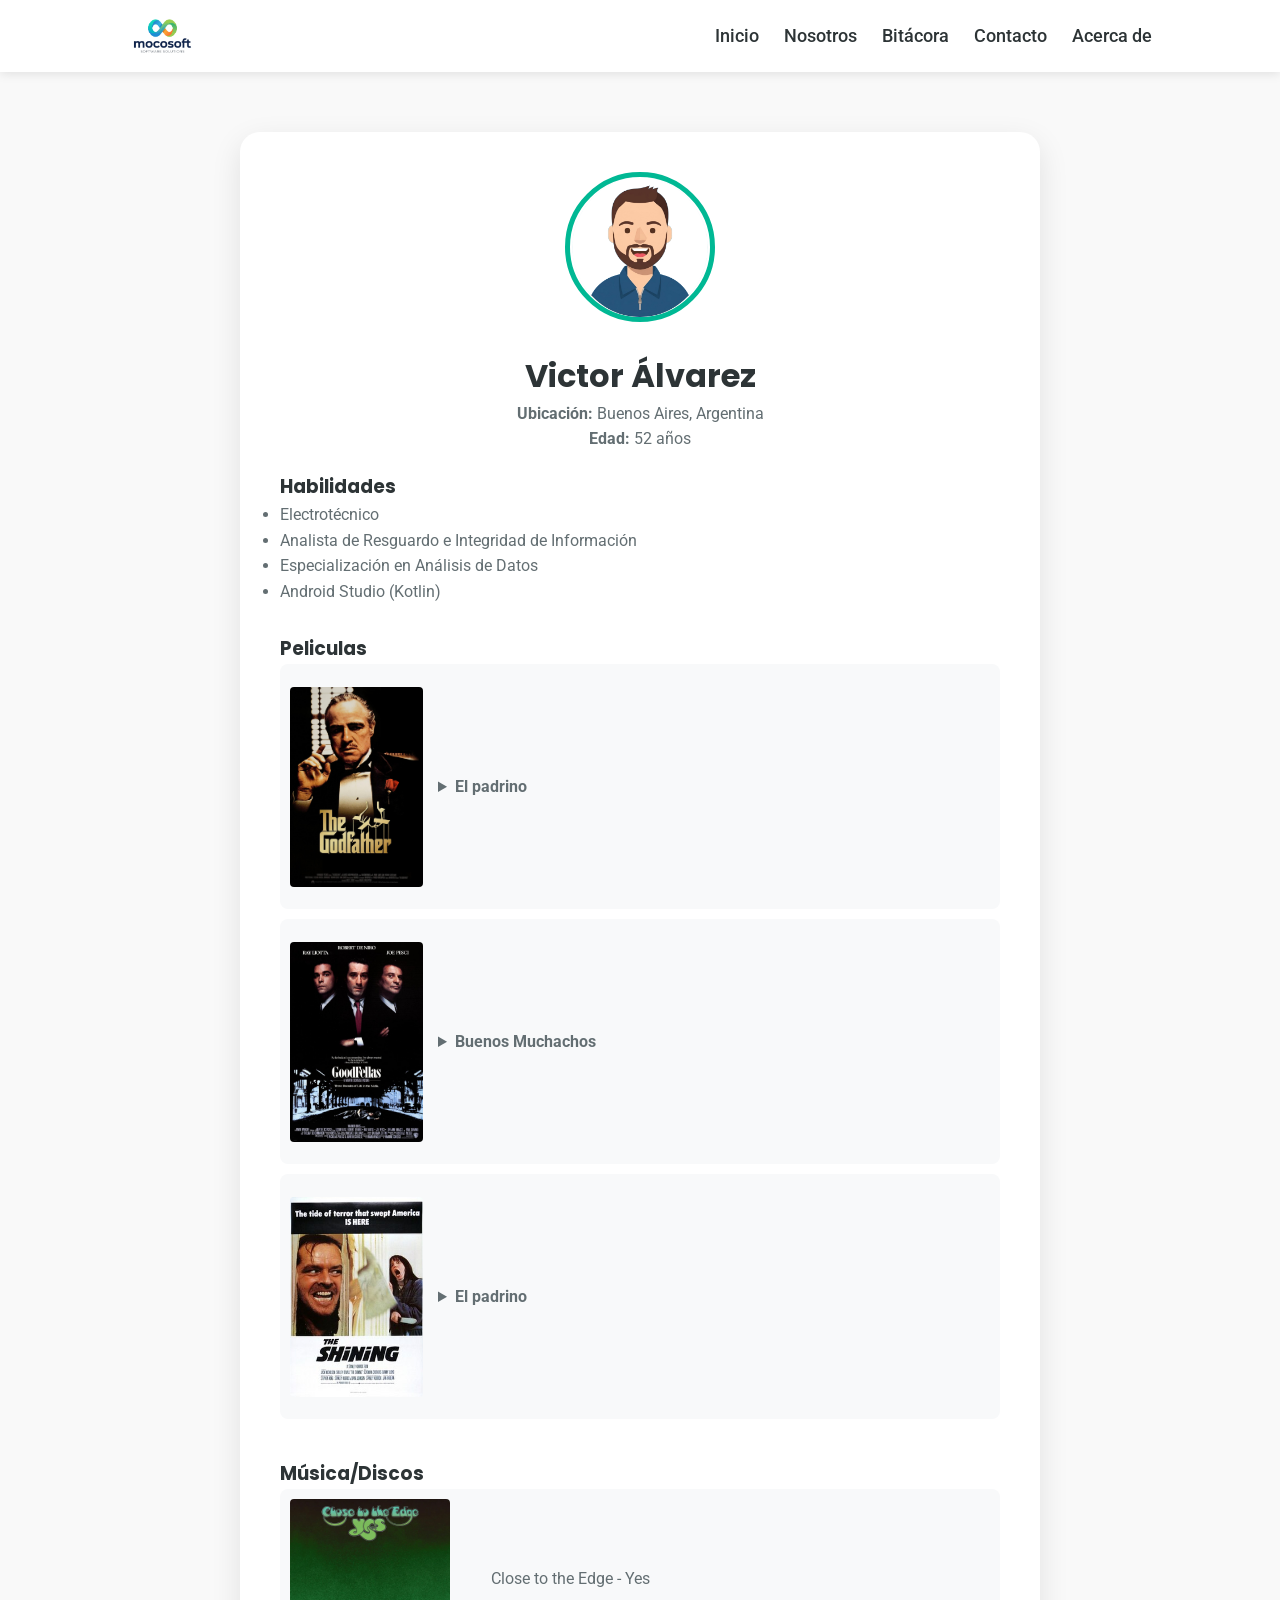
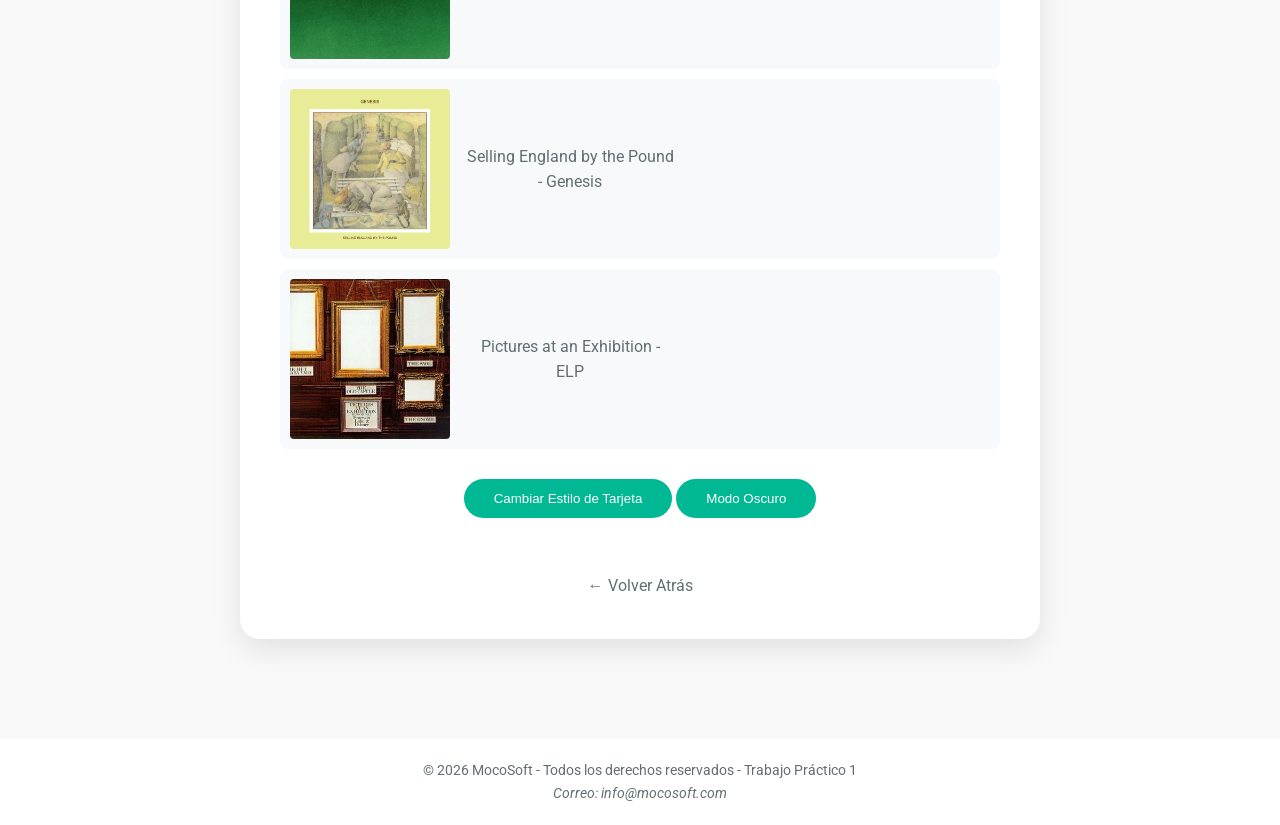
<file: victoralvarez.html>
<!DOCTYPE html>
<html lang="es">
<head>
    <meta charset="UTF-8">
    <meta name="viewport" content="width=device-width, initial-scale=1.0">
    <title>Perfil | Victor Alvarez</title>
    <link href="https://fonts.googleapis.com/css2?family=Poppins:wght@400;600&family=Roboto:wght@300;400&display=swap" rel="stylesheet">
    <link rel="stylesheet" href="css/style.css">
</head>
<body>
    <nav class="navbar">
        <div class="logo">
            <a href="index.html">
            <img src="img/logo.png" alt="Logo MocoSoft" class="logo-img">
            </a>
        </div>
        
        <!-- Botón Hamburguesa -->
        <button class="menu-toggle" id="mobile-menu" aria-label="Abrir menú">
            <span class="bar"></span>
            <span class="bar"></span>
            <span class="bar"></span>
        </button>

        <ul class="nav-links" id="nav-list">
            <li><a href="index.html">Inicio</a></li>
            <li><a href="index.html#nosotros" class="activeS">Nosotros</a></li>
            <li><a href="bitacora.html">Bitácora</a></li>
            <li><a href="contact.html">Contacto</a></li>
            <li><a href="acerca.html">Acerca de</a></li>
        </ul>
    </nav>

    <main class="profile-container">
        <div class="card-individual" id="profile-card">
            <img src="img/avatarvictor.png" alt="Victor Álvarez" class="profile-avatar">
            <h1>Victor Álvarez</h1>
            <p class="data-item"><strong>Ubicación:</strong> Buenos Aires, Argentina</p>
            <p class="data-item"><strong>Edad:</strong> 52 años</p>

            <div class="info-grid">
                <section>
                    <h3>Habilidades</h3>
                    <ul>
                        <li>Electrotécnico</li>
                        <li>Analista de Resguardo e Integridad de Información</li>
                        <li>Especialización en Análisis de Datos</li>
                        <li>Android Studio (Kotlin)</li>
                    </ul>
                </section>
                
                <section class="info-section">
                    <h3>Peliculas</h3>
                    <div class="film-grid">
                        <div class="film-item">
                            <img src="img/film/godfather.png" alt="Pelicula El padrino">
                            <details closed>
                                <summary class = "Sumario" >El padrino</summary>
                                <p>Está basada en la novela homónima de Mario Puzo, quien adaptó el guion junto a Coppola y Robert Towne, este último sin ser acreditado.</p>
                                <p>Año estreno: 1972</p>
                                <a href = "https://es.wikipedia.org/wiki/El_padrino_(pel%C3%ADcula)" target = "_blank" >Fuente: Wikipedia</a>
                            </details>
                            <iframe width="400" height="225" src="https://www.youtube.com/embed/5GgH2QRzy_A?si=nBD6ZcLgLVMv_mR5" title="YouTube video player" frameborder="0" allow="accelerometer; autoplay; clipboard-write; encrypted-media; gyroscope; picture-in-picture; web-share" referrerpolicy="strict-origin-when-cross-origin" allowfullscreen></iframe>
                            <!--
                            <p>El Padrino</p>
                            <a href="https://www.youtube.com/watch?v=5GgH2QRzy_A" target="_blank" class="btn-film-round" title="Ver Tráiler"><span class="play-icon">▶</span></a>
                            -->
                        </div>
                        <div class="film-item">
                            <img src="img/film/goodfellas.jpg" alt="Pelicula Buenos Muchachos">
                            <details closed>
                                <summary class = "Sumario" >Buenos Muchachos</summary>
                                <p>Está basada en el libro sobre hechos reales Wiseguy de Nicholas Pileggi, quien también coescribió el guion para la película con Scorsese. </p>
                                <p>Año estreno: 1990</p>
                                <a href = "https://es.wikipedia.org/wiki/Goodfellas" target = "_blank" >Fuente: Wikipedia</a>
                            </details>
                            <iframe width="400" height="225" src="https://www.youtube.com/embed/UistGQBVotg?si=Xqs0-VsONt3jpynr" title="YouTube video player" frameborder="0" allow="accelerometer; autoplay; clipboard-write; encrypted-media; gyroscope; picture-in-picture; web-share" referrerpolicy="strict-origin-when-cross-origin" allowfullscreen></iframe>
                            <!--
                            <p>Buenos Muchachos</p>
                            <a href="https://www.youtube.com/watch?v=UistGQBVotg" target="_blank" class="btn-film-round" title="Ver Tráiler"><span class="play-icon">▶</span></a>
                            -->
                        </div>
                        <div class="film-item">
                            <img src="img/film/shining.png" alt="Pelicula El Resplandor">
                            <details closed>
                                <summary class = "Sumario" >El padrino</summary>
                                <p>La película relata la historia de Jack Torrance, un escritor que acepta un puesto como vigilante de invierno en un solitario hotel de alta montaña para ocuparse del mantenimiento.</p>
                                <p>Año estreno: 1980</p>
                                <a href = "https://es.wikipedia.org/wiki/El_resplandor_(pel%C3%ADcula)" target = "_blank" >Fuente: Wikipedia</a>
                            </details>
                            <iframe width="400" height="225" src="https://www.youtube.com/embed/IiSjPcRWjYA?si=EIyefKOuDcglO6Qm" title="YouTube video player" frameborder="0" allow="accelerometer; autoplay; clipboard-write; encrypted-media; gyroscope; picture-in-picture; web-share" referrerpolicy="strict-origin-when-cross-origin" allowfullscreen></iframe>
                            <!--
                            <p>El Resplandor</p>
                            <a href="https://www.youtube.com/watch?v=IiSjPcRWjYA" target="_blank" class="btn-film-round" title="Ver Tráiler"><span class="play-icon">▶</span></a>
                            -->
                        </div>
                    </div>
                </section>
                
                <section class="info-section">
                    <h3>Música/Discos</h3>
                    <div class="discos-grid">
                        <div class="disc-item">
                            <img src="img/disc/yes close.jpg" alt="Tapa Close to the Edge">
                            <p>Close to the Edge - Yes</p>
                            <iframe width="300" height="160"  data-testid="embed-iframe" style="border-radius:12px" src="https://open.spotify.com/embed/album/1uXol4dKqzMsUiqvHpwhZh?utm_source=generator" width="100%" height="152" frameBorder="0" allowfullscreen="" allow="autoplay; clipboard-write; encrypted-media; fullscreen; picture-in-picture" loading="lazy"></iframe>
                            <!--
                            <a href="https://open.spotify.com/intl-es/album/1uXol4dKqzMsUiqvHpwhZh" target="_blank" class="btn-spotify-round" title="Escuchar en Spotify"><span class="music-icon">♪</span></a>
                            -->
                        </div>
                        <div class="disc-item">
                            <img src="img/disc/selling-england.jpg" alt="Tapa Selling England by the Pound">
                            <p>Selling England by the Pound - Genesis</p>
                            <iframe width="300" height="160"   data-testid="embed-iframe" style="border-radius:12px" src="https://open.spotify.com/embed/album/1rZGSWC3pMmejDwYG0ZXma?utm_source=generator" width="100%" height="152" frameBorder="0" allowfullscreen="" allow="autoplay; clipboard-write; encrypted-media; fullscreen; picture-in-picture" loading="lazy"></iframe>
                            <!--
                            <a href="https://open.spotify.com/intl-es/album/1rZGSWC3pMmejDwYG0ZXma" target="_blank" class="btn-spotify-round" title="Escuchar en Spotify"><span class="music-icon">♪</span></a>
                            -->
                        </div>
                        <div class="disc-item">
                            <img src="img/disc/elp pictures.jpg" alt="Tapa Pictures at an Exhibition">
                            <p>Pictures at an Exhibition - ELP</p>
                            <iframe idth="300" height="160"   data-testid="embed-iframe" style="border-radius:12px" src="https://open.spotify.com/embed/album/1qQAk408AWd5SC8eJOo01I?utm_source=generator" width="100%" height="152" frameBorder="0" allowfullscreen="" allow="autoplay; clipboard-write; encrypted-media; fullscreen; picture-in-picture" loading="lazy"></iframe>
                            <!--
                            <a href="https://open.spotify.com/intl-es/album/1qQAk408AWd5SC8eJOo01I" target="_blank" class="btn-spotify-round" title="Escuchar en Spotify"><span class="music-icon">♪</span></a>
                            -->
                        </div>
                    </div>
                </section>
            </div>

            <!-- Interacción JS Obligatoria -->
            <button id="change-style" class="btn-primary">Cambiar Estilo de Tarjeta</button>
            <button id="dark-mode-toggle" class="btn-primary">Modo Oscuro</button>
            
            <div class="nav-footer">
                <a href="javascript:history.back()" class="btn-back">← Volver Atrás</a>
            </div>
        </div>
    </main>

    <script>
        // Función dinámica obligatoria para la página individual
        const btn = document.getElementById('change-style');
        const card = document.getElementById('profile-card');

        btn.addEventListener('click', () => {
            card.style.backgroundColor = card.style.backgroundColor === 'rgb(232, 24af, 243)' ? '#ffffff' : '#e8f7f3';
            card.style.border = '2px solid var(--accent)';
        });
    </script>

    <footer>
        <p>&copy; 2026 MocoSoft - Todos los derechos reservados - Trabajo Práctico 1</p>
        <!-- Ocultamos por CSS los datos de correo para eludir los boots de spam, pero se pueden mostrar fácilmente para el usuario final con un botón o al hacer clic en el texto -->
        <address id="correo">Correo: </address>
    </footer>

    <script src="js/main.js"></script>
</body>
</html>
</file>
<file: css/style.css>
/* ==========================================================================
   1. VARIABLES Y ESTILOS GLOBALES
   ========================================================================== */
:root {
    --primary: #2d3436;
    --accent: #00b894;
    --light: #f9f9f9;
    --text: #636e72;
    --white: #ffffff;
}

* {
    margin: 0;
    padding: 0;
    box-sizing: border-box;
}

body {
    font-family: 'Roboto', sans-serif;
    background-color: var(--light);
    color: var(--text);
    line-height: 1.6;
}

h1, h2, h3 {
    font-family: 'Poppins', sans-serif;
    color: var(--primary);
}

.hidden { display: none; }

/* ==========================================================================
   2. NAVEGACIÓN (NAVBAR Y LOGO)
   ========================================================================== */
.navbar {
    display: flex;
    justify-content: space-between;
    align-items: center;
    padding: 1rem 10%;
    background: var(--white);
    box-shadow: 0 2px 10px rgba(0,0,0,0.1);
    position: sticky;
    top: 0;
    z-index: 1000;
}

.logo a {
    display: flex;
    align-items: center;
    text-decoration: none;
    color: var(--primary);
    font-weight: 600;
    font-size: 1.5rem;
}

.logo-img {
    height: 40px;
    width: auto;
    margin-right: 10px; 
    transition: transform 0.3s ease;
}

.logo-img:hover { 
    transform: scale(1.1); 
}
.logo span { 
    color: var(--accent); 
}

.nav-links {
    display: flex;
    list-style: none;
    gap: 25px;
}

.nav-links a {
    font-weight: 500;
    font-size: 1.1rem;
    text-decoration: none;
    color: var(--primary);
    transition: all 0.3s ease;
}

.nav-links a:hover, .nav-links a.active {
    color: var(--accent);
}

.menu-toggle {
    display: none;
    flex-direction: column;
    cursor: pointer;
    background: transparent;
    border: none;
    gap: 5px;
}

.bar {
    width: 25px;
    height: 3px;
    background-color: var(--primary);
}

/* ==========================================================================
   3. SECCIÓN HERO Y BOTONES
   ========================================================================== */
.hero {
    height: 60vh;
    display: flex;
    flex-direction: column;
    align-items: center;
    justify-content: center;
    text-align: center;
    background: linear-gradient(rgba(0,0,0,0.6), rgba(0,0,0,0.6)), url('../img/hero-bg.jpg') center/cover;
    color: white;
    padding: 0 20px;
}

.hero h1 { 
    color: white;
    font-size: 3rem; 
    margin-bottom: 1rem; 
}
.hero p { 
    max-width: 600px; 
    margin-bottom: 2rem; 
    font-size: 1.1rem; 
}

p {
  width: 80%;      
  margin: 0 auto;   
  text-align: center; 
}

.btn-primary {
    margin-bottom: 25px;
    padding: 12px 30px;
    background: var(--accent);
    border: none;
    color: white;
    border-radius: 50px;
    cursor: pointer;
    transition: transform 0.3s;
}

.btn-primary:hover { 
    transform: scale(1.05); 
}

/* ==========================================================================
   4. PORTADA: GRILLA DE INTEGRANTES
   ========================================================================== */
.team-container { 
    padding: 4rem 5%; 
    text-align: center; 
}
.team-container h2 { 
    margin-bottom: 3rem; 
    font-size: 2rem; 
}

.grid-integrantes {
    display: grid;
    gap: 30px;
    grid-template-columns: 1fr;
}

.card {
    background: var(--white);
    padding: 30px;
    border-radius: 15px;
    text-decoration: none;
    box-shadow: 0 5px 15px rgba(0,0,0,0.05);
    display: flex;
    flex-direction: column;
    align-items: center;
    justify-content: center;
    min-height: 350px;
    transition: all 0.3s ease;
}

.card:hover { 
    transform: translateY(-5px); 
    box-shadow: 0 10px 25px rgba(0,0,0,0.1); 
}

.card-img img {
    width: 100px;
    height: 100px;
    border-radius: 50%;
    margin-bottom: 15px;
    object-fit: cover;
    border: 3px solid var(--accent);
}

.view-profile { 
    margin-top: 15px; 
    color: var(--accent); 
    font-weight: 600; 
}

/* ==========================================================================
   5. PÁGINAS INDIVIDUALES (SECCIONES VERTICALES)
   ========================================================================== */

/* Colores específicos para el modo oscuro */
body.dark-theme {
    --light: #1e272e;    /* Fondo oscuro */
    --white: #2f3640;    /* Fondo de las tarjetas */
    --primary: #727379;  /* Títulos claros */
    --text: #5b5e6a;     /* Párrafos claros */
}

/* Ajustes adicionales */
body.dark-theme .card-individual, 
body.dark-theme .disc-item, 
body.dark-theme .film-item,
body.dark-theme .contact-form {
    background-color: var(--white);
    color: var(--text);
    box-shadow: 0 10px 30px rgba(0,0,0,0.5);
}

body.dark-theme .navbar {
    background-color: var(--white);
}

body.dark-theme .nav-links a {
    color: var(--primary);
}

body.dark-theme .disc-item, body.dark-theme .film-item {
    display: flex;
    align-items: center;
    gap: 15px;
    background: #6f7d81;
    padding: 10px;
    border-radius: 8px;
    margin-bottom: 10px;
}

body.dark-theme .btn-spotify-round {
    background-color: #1ed760;
    box-shadow: 0 4px 10px rgba(0,0,0,0.4);
}

body.dark-theme .btn-film-round {
    background-color: #ff7675;
    box-shadow: 0 4px 10px rgba(0,0,0,0.4);
}

/* Inputs en Modo Oscuro */
body.dark-theme .contact-form input,
body.dark-theme .contact-form textarea {
    background-color: #3d4551;
    color: white;
    border: 1px solid #4b5563;
}

/* Estilos de Contacto mejorados */

.contact-form {
    display: flex;
    flex-direction: column;
    gap: 15px;
    width: 100%;
    max-width: 100%;
    max-width: 500px;
    margin: 0 auto;
    align-items: center;
}

.contact-form input,
.contact-form textarea {
    width: 100%;
    padding: 12px;
    border: 1px solid #ddd;
    border-radius: 8px;
    font-family: inherit;
    font-size: 1rem;
    transition: all 0.3s ease;
}

.contact-form input:focus,
.contact-form textarea:focus {
    outline: none;
    border-color: var(--accent);
    box-shadow: 0 0 5px rgba(0, 184, 148, 0.2);
}


.contact-form button {
    align-self: center; 
}

.profile-container {
    padding: 60px 20px;
    display: flex;
    justify-content: center;
    min-height: 100vh;
}

.card-individual {
    background: white;
    padding: 40px;
    border-radius: 20px;
    box-shadow: 0 10px 30px rgba(0,0,0,0.1);
    max-width: 800px;
    width: 100%;
    text-align: center;
}

.profile-avatar {
    width: 150px;
    height: 150px;
    border-radius: 50%;
    border: 5px solid var(--accent);
    margin-bottom: 20px;
}


.info-grid {
    display: flex;
    flex-direction: column; 
    gap: 30px;
    text-align: left;
    margin: 20px 0;
}

.disc-item, .film-item {
    display: flex;
    align-items: center;
    gap: 15px;
    background: #f8f9fa;
    padding: 10px;
    border-radius: 8px;
    margin-bottom: 10px;
}

.disc-item:hover, .film-item:hover { 
    transform: translateY(-5px); 
    box-shadow: 0 10px 25px rgba(0,0,0,0.1); 
}

.film-item img {
    width: 133px;    /* 55 px de ancho */
    height: 200px;   /* 80 px de alto para mantener proporción de poster */
    border-radius: 4px;
    object-fit: cover;
}

.film-item summary {
    text-align: left;
    font-weight: bold;
    width: 200px;
}

.film-item p {
    margin-left: 5;
    text-align: left;
}

.film-item a {
    margin-left: 5px;
}

.pelicula-item {
    display: flex;
    align-items: center;
    justify-content: space-between;
    padding: 15px;
    transition: var(--transition);
}

.btn-film-round {
    width: 45px;
    height: 45px;
    background-color: #e74c3c;
    border-radius: 50%;
    display: flex;
    align-items: center;
    justify-content: center;
    text-decoration: none;
    transition: var(--transition);
    box-shadow: 0 4px 6px rgba(0,0,0,0.1);
}

.play-icon {
    color: white;
    font-size: 1.2rem;
    margin-left: 3px;
}

.btn-film-round:hover {
    background-color: #ff7675;
    transform: scale(1.1);
    box-shadow: 0 6px 12px rgba(231, 76, 60, 0.3);
}

.disc-item img {
    width: 160px;
    height: 160px;
    border-radius: 4px;
    object-fit: cover;
}

.btn-back { display: inline-block; 
    margin-top: 30px; 
    text-decoration: none; 
    color: var(--text); 
}

.disco-item {
    display: flex;
    align-items: center;
    justify-content: space-between;
    padding: 15px;
}

.btn-spotify-round {
    width: 45px;
    height: 45px;
    background-color: #1DB954;
    border-radius: 50%; /* Lo hace redondo */
    display: flex;
    align-items: center;
    justify-content: center;
    text-decoration: none;
    transition: var(--transition);
    box-shadow: 0 4px 6px rgba(0,0,0,0.1);
}

.music-icon {
    color: white;
    font-size: 1.5rem;
    font-weight: bold;
}

.btn-spotify-round:hover {
    background-color: #1ed760;
    transform: scale(1.1) rotate(15deg); /* Un pequeño giro para que sea más dinámico */
    box-shadow: 0 6px 12px rgba(29, 185, 84, 0.3);
}

/* Contacto */

.contact-container {
  padding: 4rem 5%;
  display: flex;
  flex-direction: column;
  align-items: center;
  text-align: center;
}

.contact-container h2 {
  font-size: 2rem;
  margin-bottom: 2rem;
  color: var(--primary);
}

.contact-form {
  background: var(--white);
  padding: 30px;
  border-radius: 15px;
  box-shadow: 0 5px 15px rgba(0,0,0,0.1);
  max-width: 600px;
  width: 100%;
  display: flex;
  flex-direction: column;
  gap: 20px;
}

.contact-form input,
.contact-form textarea {
  width: 100%;
  padding: 12px;
  border: 1px solid #ccc;
  border-radius: 8px;
  font-family: 'Roboto', sans-serif;
  font-size: 1rem;
}

.contact-form textarea {
  resize: vertical;
  min-height: 120px;
}

.contact-form button {
  padding: 12px 30px;
  background: var(--accent);
  border: none;
  color: white;
  border-radius: 50px;
  cursor: pointer;
  transition: transform 0.3s;
  font-size: 1rem;
  font-weight: 600;
}

.contact-form button:hover {
  transform: scale(1.05);
}


/* ==========================================================================
   6. BREAKPOINTS (RESPONSIVE)
   ========================================================================== */

/* Tablets y Menú Hamburguesa (900px) */
@media (max-width: 900px) {
    .menu-toggle { display: flex; }
    .nav-links {
        position: absolute;
        top: 100%; left: -100%;
        flex-direction: column;
        background-color: var(--white);
        width: 100%;
        transition: 0.4s;
        text-align: center;
    }
    .nav-links.active { left: 0; }
}

/* Pantallas Medianas (A partir de 900px) */
@media (min-width: 900px) {
    .grid-integrantes { 
        grid-template-columns: repeat(2, 1fr); 
    }
    .grid-integrantes .card:last-child {
        grid-column: 1 / span 2;
        width: 50%;
        justify-self: center;
    }
}

/* Pantallas Grandes (A partir de 1200px) */
@media (min-width: 1200px) {
    .grid-integrantes {
        grid-template-columns: repeat(3, 1fr); 
        max-width: 1200px;
        margin: 0 auto;
    }
    .grid-integrantes .card:last-child {
        grid-column: auto; 
        width: 100%;
        justify-self: stretch;
    }
    .hero h1 { font-size: 4rem; }
}

/* Móviles Pequeños (400px) */
@media (max-width: 400px) {
    .logo-img { height: 30px; }
    .navbar { padding: 1rem 5%; }
}

/* Esto se activa solo en pantallas de menos de 768px (celulares/tablets) */
@media (max-width: 768px) {

    .film-item, .disc-item {
        display: flex;
        flex-direction: column; /* Apila los elementos verticalmente */
        align-items: center;    /* Centra horizontalmente */
        text-align: center;     /* Centra el texto */
        gap: 15px;
        padding: 20px;
        width: 100%;
    }
    /* 1. Evitar que el video sobresalga */
    .film-item iframe {
        width: 100% !important;  /* Obliga a usar el ancho del celular */
        max-width: 100%;
        height: auto;
        aspect-ratio: 16 / 9;
        display: block;
        margin: 0 auto;         /* Centra el video */
    }

    .disc-item iframe {
        width: 100% !important; /* Para que no se corte a la derecha */
        max-width: 350px;       /* Tamaño cómodo para celular */
        height: 160px;          /* Mantiene la altura del reproductor */
        border-radius: 12px;
    }

    /* 2. Centrar el título manteniendo la flecha visible */
    .Sumario {
        display: list-item;     /* Mantiene la flecha para que sepan que es clickeable */
        text-align: center;
        list-style-position: inside; /* Mueve la flecha hacia adentro para que el texto se centre */
        cursor: pointer;
        padding: 10px 0;
    }

    /* 3. Centrar el contenido que se despliega */
    details p, details a {
        text-align: center;
        display: block;
        width: 100%;
        margin: 10px 0;
    }

    .film-item {
        padding: 15px;
        display: flex;
        flex-direction: column;
        align-items: center;
    }
    
    /* Ajuste para las imágenes de los discos */
    .disc-item img {
        width: 160px;
        height: 160px;
        object-fit: cover;
    }
    
    /* Aseguramos que el texto del disco no quede pegado */
    .disc-item p {
        margin: 5px 0;
        width: 100%;
    }
}


/* ==========================================================================
   ESTILOS PARA LA BITÁCORA (Control de Espaciado y Legibilidad)
   ========================================================================== */

.bitacora-table {
    width: 100%;
    border-collapse: collapse;
    margin: 30px 0;
    font-family: 'Roboto', sans-serif;
}

.bitacora-table th {
    background-color: var(--accent);
    color: white;
    padding: 15px;
    text-align: left;
}

.bitacora-table td {
    padding: 25px 15px;
    border-bottom: 1px solid #eee;
    line-height: 1.6;
    vertical-align: top; 
}

/* Anchos de columna para evitar amontonamiento */
.bitacora-table th:nth-child(1), 
.bitacora-table td:nth-child(1) { width: 15%; } /* Fecha */

.bitacora-table th:nth-child(2), 
.bitacora-table td:nth-child(2) { width: 25%; } /* Responsable */

/* Estilo para Modo Oscuro */
body.dark-theme .bitacora-table td {
    color: var(--text);
    border-bottom: 1px solid #444;
}

/* ==========================================================================
   8. PÁGINA Acerca de y Contacto (SECCIONES SIMPLES)
   ========================================================================== */

#cuerpo {
    display: flex;
    justify-content: space-around; 
    width: 96%;
    margin: 5px 20px;
}

#datosacerca {
    width: 45%;
    margin: 25px 5px;
    border: 1px;
    border-style: none;
    border-color: black;
}

#datosacerca img {
    display: block;
    margin-left: auto;
    margin-right: auto;
    width: 40%;
}

#textoacerca {
    margin: 40px 20px;
    text-align: justify;
    color: black;
    text-shadow: 0px 2px 3px rgba(0, 0, 0, 0.83), -1px 0px 2px rgba(255, 255, 255, 0);
}

#datosacerca h2 {
    text-align: center;
    color: black;
    margin: 40px 20px;
    text-decoration-line: underline;
}

#datosacerca p {
    text-align:justify;
    color: black;
    margin: 40px 20px;
}

#map {
    width: 45%;
    margin: 25px 5px;
    border: 1px;
    border-style: none;
    border-color: black;
}

#areamap {
    display: block;
    width: 90%;
    margin-left: auto;
    margin-right: auto;
}

#TextoTop {
    width: 90%;
    position: relative;
    padding: 0px 5px;
    margin: 5px 5%;
    text-align: center;
    font-size: 17px;
    color: rgb(54, 53, 53);
    font-family: 'Open Sans', sans-serif;
    z-index: 9;
    text-shadow: 0px 2px 3px rgba(0, 0, 0, 0.83), 
         -1px 0px 2px rgba(255, 255, 255, 0);
}

/* ==========================================================================
   9. PIE DE PÁGINA
   ========================================================================== */

footer {
    background: var(--white);
    text-align: center;
    padding: 20px 10%;
    font-size: 0.9rem;
    color: var(--text);
    margin-top: 40px;
}
 #correo::after {
    content: "info\40 mocosoft.com";
}
</file>
<file: css/sliderlogos.css>
@-webkit-keyframes scroll {
	0% {
	  transform: translateX(0);
	}
	100% {
	  transform: translateX(calc(-250px * 9));
	}
}
  
@keyframes scroll {
	0% {
	  transform: translateX(0);
	}
	100% {
	  transform: translateX(calc(-250px * 9));
	}
}

.slidebanner {
	height: 100px;
	width: 250px;
}

.slidebanner img {
    max-width: 100%;
    max-height: 100%;
}

.slider {
	background: white;
	box-shadow: 0 10px 20px -5px rgba(0, 0, 0, 0.125);
	height: 100px;
	margin: auto;
	overflow: hidden;
	position: relative;
	/*
	width: 960px;
	*/
	width: 90%;
 }

 .slider::before, .slider::after {
	background: linear-gradient(to right, white 0%, rgba(255, 255, 255, 0) 100%);
	content: "";
	height: 100px;
	position: absolute;
	width: 200px;
	z-index: 2;
 }

 .slider::after {
	right: 0;
	top: 0;
	transform: rotateZ(180deg);
 }

 .slider::before {
	left: 0;
	top: 0;
 }

 .slider .slide-track {
	-webkit-animation: scroll 40s linear infinite;
			animation: scroll 40s linear infinite;
	display: flex;
	width: calc(250px * 14);
 }

 .slider .slide {
	height: 100px;
	width: 250px;
 }

 .slider .slide img {
    max-width: 100%;
    max-height: 100%;
}
</file>
